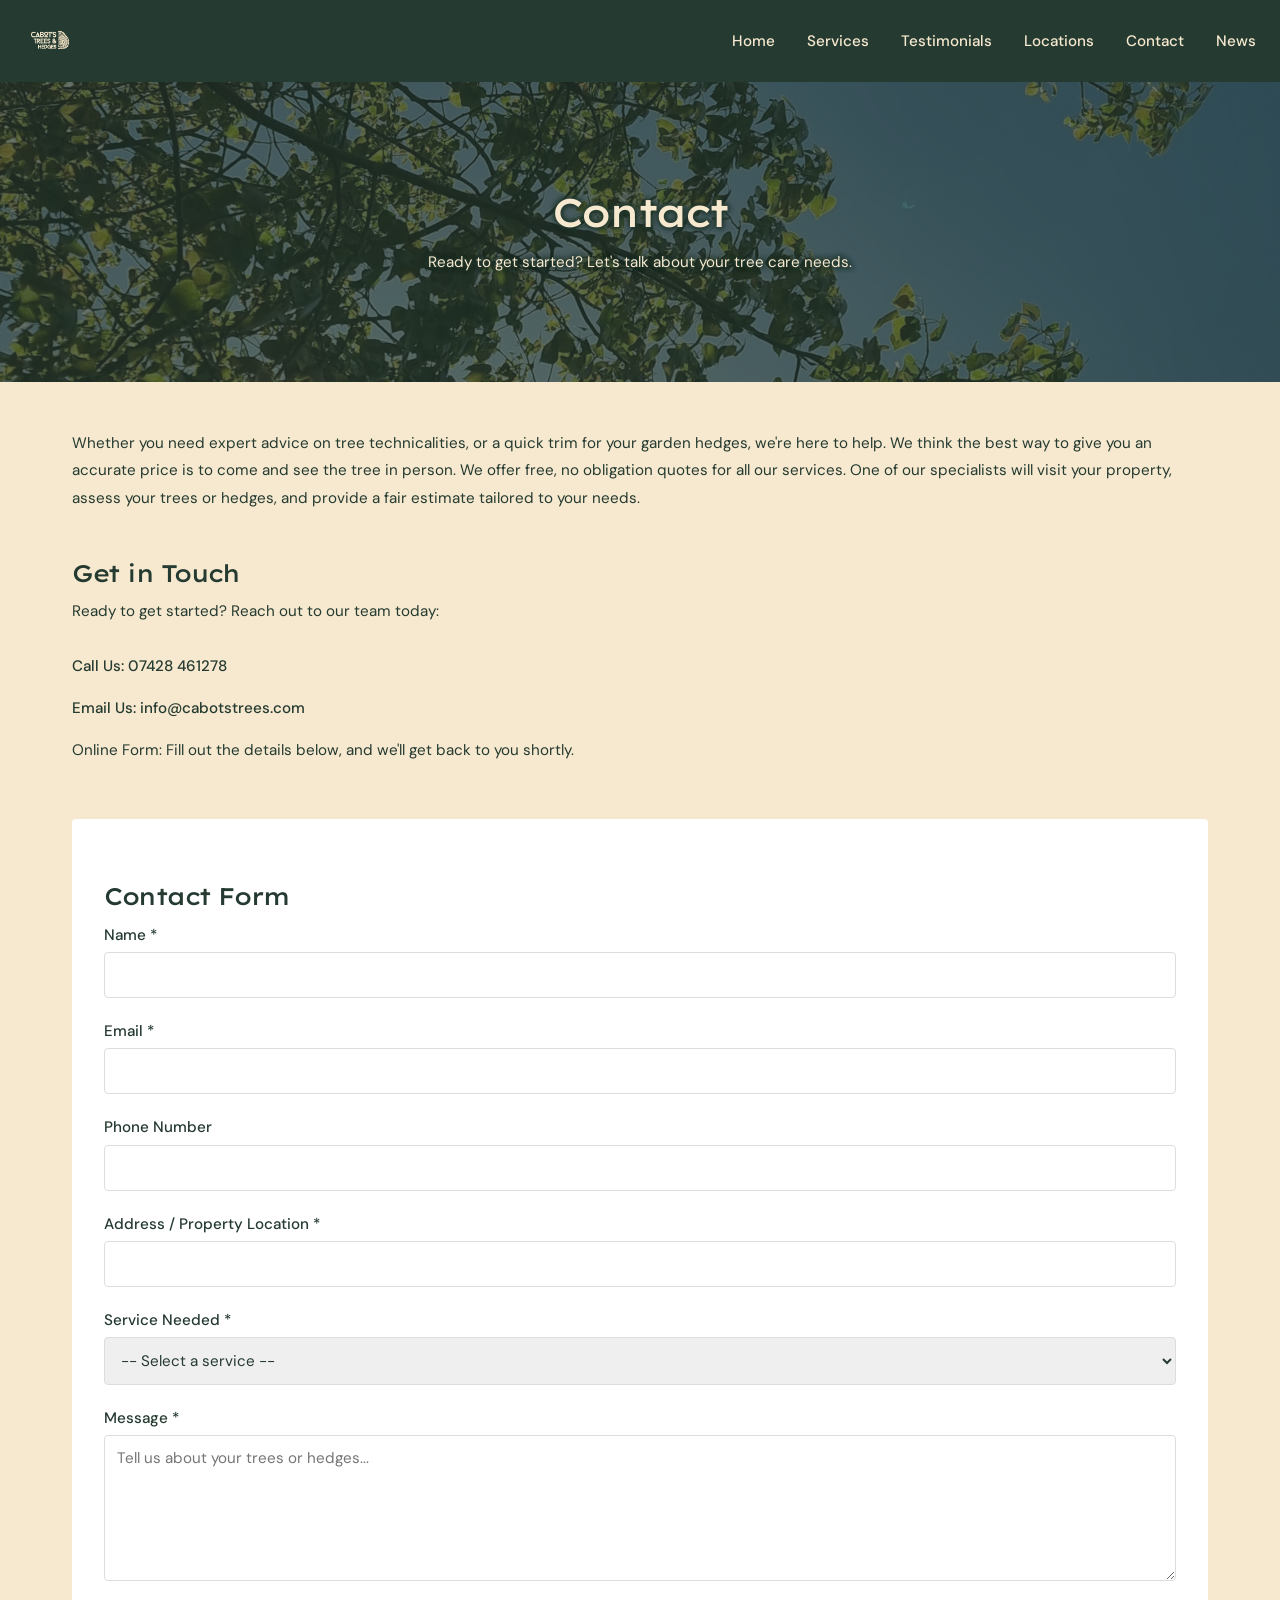
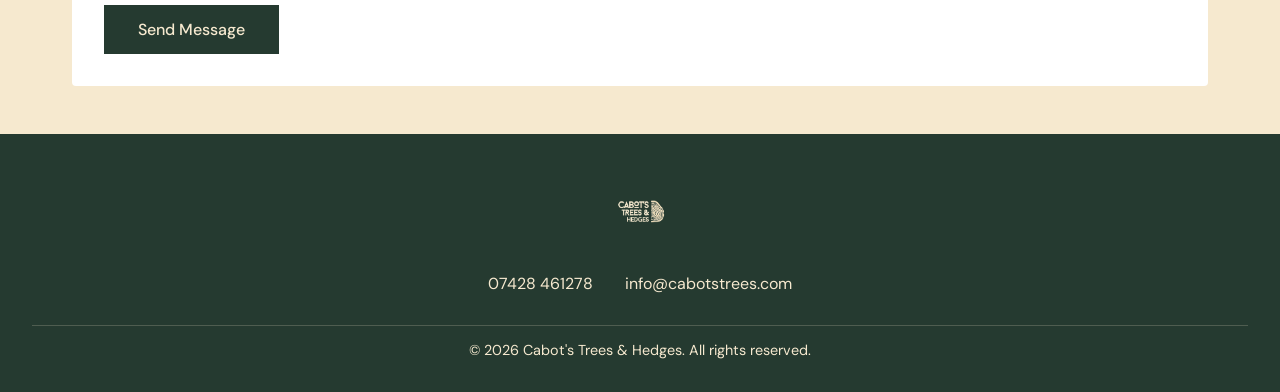
<file: contact.html>
<!DOCTYPE html>
<html lang="en">
<head>
    <meta charset="UTF-8">
    <meta name="viewport" content="width=device-width, initial-scale=1.0">
    <title>Contact | Cabot's Trees & Hedges</title>
    <link rel="preconnect" href="https://fonts.googleapis.com">
    <link rel="preconnect" href="https://fonts.gstatic.com" crossorigin>
    <link href="https://fonts.googleapis.com/css2?family=DM+Sans:wght@400;500;700&family=Lexend+Exa&display=swap" rel="stylesheet">
    <link rel="stylesheet" href="css/style.css">
    <script src="https://identity.netlify.com/v1/netlify-identity-widget.js"></script>
</head>
<body>
    <!-- Navigation Bar -->
    <nav class="navbar navbar-light">
        <a href="index.html" class="nav-logo-small">
            <img src="uploads/logo.png" alt="Cabot's Trees" /loading="eager" /loading="eager" />
        </a>
        <div class="burger-menu">
            <span></span>
            <span></span>
            <span></span>
        </div>
        <ul class="nav-links">
            <li><a href="index.html">Home</a></li>
            <li><a href="services.html">Services</a></li>
            <li><a href="testimonials.html">Testimonials</a></li>
            <li><a href="locations.html">Locations</a></li>
            <li><a href="contact.html">Contact</a></li>
            <li><a href="#news">News</a></li>
        </ul>
    </nav>

    <!-- Contact Header with Background Image -->
    <section class="page-header" style="background-image: url('uploads/contact-banner.jpg');">
        <div class="page-header-content">
            <h1>Contact</h1>
            <p class="page-header-subtitle">Ready to get started? Let's talk about your tree care needs.</p>
        </div>
    </section>

    <!-- Contact Section -->
    <section class="contact-section">
        <div class="contact-container">
            
            <div class="contact-intro">
                <p>Whether you need expert advice on tree technicalities, or a quick trim for your garden hedges, we're here to help. We think the best way to give you an accurate price is to come and see the tree in person. We offer free, no obligation quotes for all our services. One of our specialists will visit your property, assess your trees or hedges, and provide a fair estimate tailored to your needs.</p>
            </div>

            <div class="contact-get-in-touch">
                <h2>Get in Touch</h2>
                <p>Ready to get started? Reach out to our team today:</p>
                
                <ul class="contact-methods">
                    <li><a href="tel:07428461278">Call Us: 07428 461278</a></li>
                    <li><a href="mailto:info@cabotstrees.com">Email Us: info@cabotstrees.com</a></li>
                    <li>Online Form: Fill out the details below, and we'll get back to you shortly.</li>
                </ul>
            </div>

            <div class="contact-form-section">
                <h2>Contact Form</h2>
                <form name="contact" method="POST" netlify>
                    <div class="form-group">
                        <label for="name">Name *</label>
                        <input type="text" id="name" name="name" required />
                    </div>

                    <div class="form-group">
                        <label for="email">Email *</label>
                        <input type="email" id="email" name="email" required />
                    </div>

                    <div class="form-group">
                        <label for="phone">Phone Number</label>
                        <input type="tel" id="phone" name="phone" />
                    </div>

                    <div class="form-group">
                        <label for="address">Address / Property Location *</label>
                        <input type="text" id="address" name="address" required />
                    </div>

                    <div class="form-group">
                        <label for="service">Service Needed *</label>
                        <select id="service" name="service" required>
                            <option value="">-- Select a service --</option>
                            <option value="tree-felling">Tree Felling</option>
                            <option value="tree-pruning">Tree Pruning</option>
                            <option value="hedge-trimming">Hedge Trimming</option>
                            <option value="stump-removal">Stump Removal</option>
                            <option value="tree-health">Tree Health Advice</option>
                            <option value="other">Other</option>
                        </select>
                    </div>

                    <div class="form-group">
                        <label for="message">Message *</label>
                        <textarea id="message" name="message" rows="6" required placeholder="Tell us about your trees or hedges..."></textarea>
                    </div>

                    <button type="submit" class="form-submit-btn">Send Message</button>
                </form>

                <div class="thank-you-message">
                    <p>Thank you, someone from Cabot's trees will be in touch shortly. For urgent enquiries please call <a href="tel:07428461278">07428 461278</a>.</p>
                </div>
            </div>
        </div>
    </section>

    <!-- Footer -->
    <footer class="footer">
        <div class="footer-container">
            <div class="footer-logo">
                <a href="index.html">
                    <img src="uploads/logo.png" alt="Cabot's Trees" /loading="eager" /loading="eager" />
                </a>
            </div>
            <div class="footer-contact">
                <p><a href="tel:07428461278">07428 461278</a></p>
                <p><a href="mailto:info@cabotstrees.com">info@cabotstrees.com</a></p>
            </div>
        </div>
        <div class="footer-bottom">
            <p>&copy; 2026 Cabot's Trees & Hedges. All rights reserved.</p>
        </div>
    </footer>

    <script>
        // Burger menu toggle
        const burgerMenu = document.querySelector('.burger-menu');
        const navLinks = document.querySelector('.nav-links');

        if (burgerMenu) {
            burgerMenu.addEventListener('click', function() {
                burgerMenu.classList.toggle('active');
                navLinks.classList.toggle('active');
            });

            document.querySelectorAll('.nav-links a').forEach(link => {
                link.addEventListener('click', function() {
                    burgerMenu.classList.remove('active');
                    navLinks.classList.remove('active');
                });
            });
        }

        document.querySelector('form[name="contact"]').addEventListener('submit', function() {
            setTimeout(function() {
                document.querySelector('.thank-you-message').style.display = 'block';
                document.querySelector('form[name="contact"]').style.display = 'none';
            }, 500);
        });

        if (window.netlifyIdentity) {
            window.netlifyIdentity.on("init", user => {
                if (!user) {
                    window.netlifyIdentity.on("login", () => {
                        document.location.href = "/admin/";
                    });
                }
            });
        }
    </script>
</body>
</html>
</file>
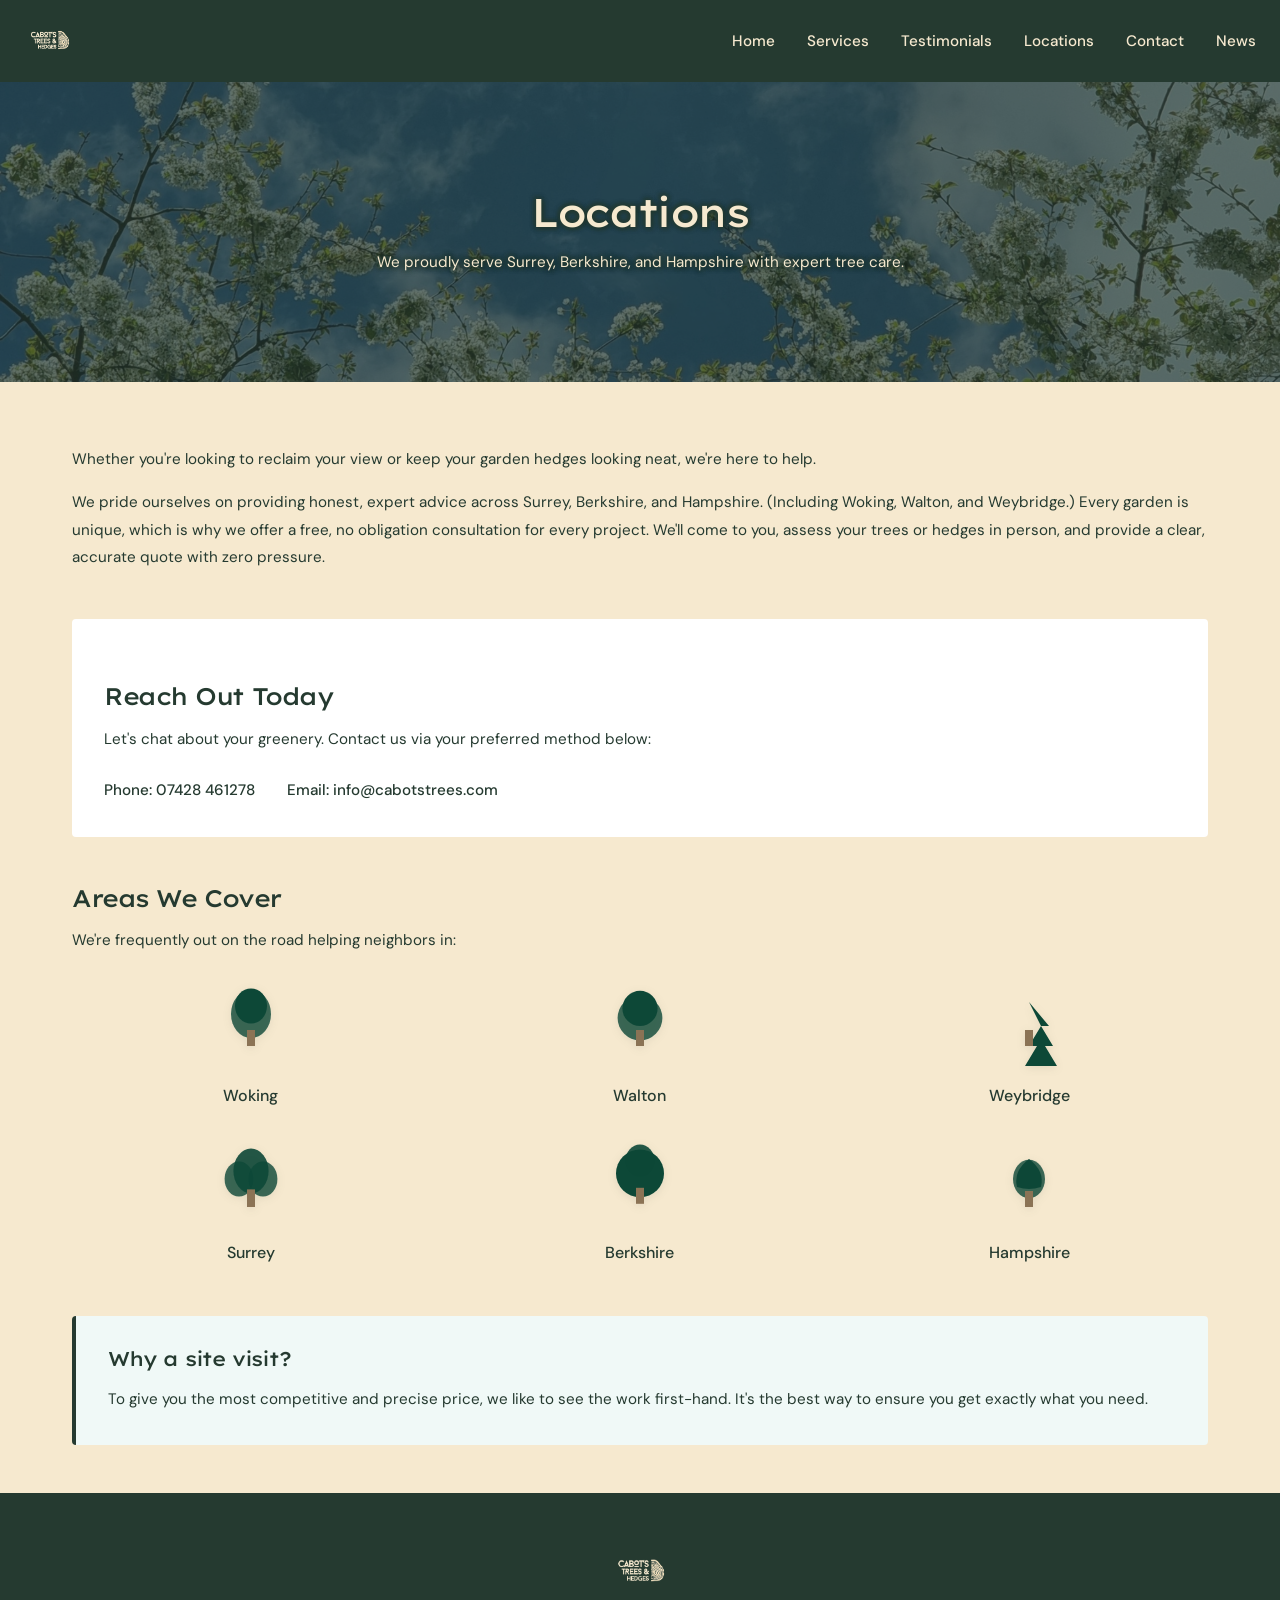
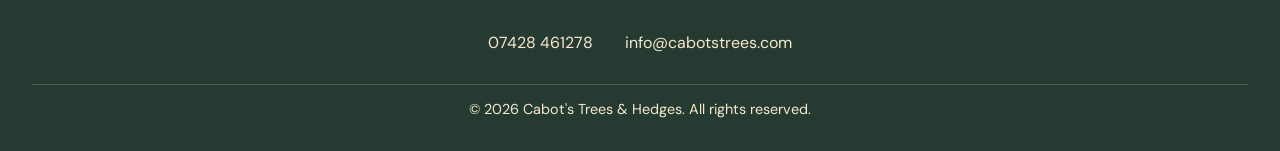
<file: locations.html>
<!DOCTYPE html>
<html lang="en">
<head>
    <meta charset="UTF-8">
    <meta name="viewport" content="width=device-width, initial-scale=1.0">
    <title>Locations | Cabot's Trees & Hedges</title>
    <link rel="preconnect" href="https://fonts.googleapis.com">
    <link rel="preconnect" href="https://fonts.gstatic.com" crossorigin>
    <link href="https://fonts.googleapis.com/css2?family=DM+Sans:wght@400;500;700&family=Lexend+Exa&display=swap" rel="stylesheet">
    <link rel="stylesheet" href="css/style.css">
    <script src="https://identity.netlify.com/v1/netlify-identity-widget.js"></script>
</head>
<body>
    <!-- Navigation Bar -->
    <nav class="navbar navbar-light">
        <a href="index.html" class="nav-logo-small">
            <img src="uploads/logo.png" alt="Cabot's Trees" /loading="eager" /loading="eager" />
        </a>
        <div class="burger-menu">
            <span></span>
            <span></span>
            <span></span>
        </div>
        <ul class="nav-links">
            <li><a href="index.html">Home</a></li>
            <li><a href="services.html">Services</a></li>
            <li><a href="testimonials.html">Testimonials</a></li>
            <li><a href="locations.html">Locations</a></li>
            <li><a href="contact.html">Contact</a></li>
            <li><a href="#news">News</a></li>
        </ul>
    </nav>

    <!-- Locations Header with Image and H1 -->
    <section class="page-header" style="background-image: url('uploads/locations-banner.jpg');">
        <div class="page-header-content">
            <h1>Locations</h1>
            <p class="page-header-subtitle">We proudly serve Surrey, Berkshire, and Hampshire with expert tree care.</p>
        </div>
    </section>

    <!-- Locations Section -->
    <section class="locations-section">
        <div class="locations-container">
            
            <div class="locations-intro">
                <p>Whether you're looking to reclaim your view or keep your garden hedges looking neat, we're here to help.</p>
                <p>We pride ourselves on providing honest, expert advice across Surrey, Berkshire, and Hampshire. (Including Woking, Walton, and Weybridge.) Every garden is unique, which is why we offer a free, no obligation consultation for every project. We'll come to you, assess your trees or hedges in person, and provide a clear, accurate quote with zero pressure.</p>
            </div>

            <div class="locations-reach-out">
                <h2>Reach Out Today</h2>
                <p>Let's chat about your greenery. Contact us via your preferred method below:</p>
                <div class="locations-contact-links">
                    <p><a href="tel:07428461278">Phone: 07428 461278</a></p>
                    <p><a href="mailto:info@cabotstrees.com">Email: info@cabotstrees.com</a></p>
                </div>
            </div>

            <div class="locations-areas">
                <h2>Areas We Cover</h2>
                <p>We're frequently out on the road helping neighbors in:</p>
                <div class="areas-grid">
                    <div class="area-item">
                        <svg class="area-tree" viewBox="0 0 100 100" xmlns="http://www.w3.org/2000/svg">
                            <ellipse cx="50" cy="35" rx="25" ry="30" fill="#0D4837" opacity="0.8"/>
                            <ellipse cx="50" cy="25" rx="20" ry="22" fill="#0D4837"/>
                            <rect x="45" y="55" width="10" height="20" fill="#8B7355"/>
                        </svg>
                        <p>Woking</p>
                    </div>
                    <div class="area-item">
                        <svg class="area-tree" viewBox="0 0 100 100" xmlns="http://www.w3.org/2000/svg">
                            <circle cx="50" cy="40" r="28" fill="#0D4837" opacity="0.8"/>
                            <circle cx="50" cy="28" r="22" fill="#0D4837"/>
                            <rect x="45" y="55" width="10" height="20" fill="#8B7355"/>
                        </svg>
                        <p>Walton</p>
                    </div>
                    <div class="area-item">
                        <svg class="area-tree" viewBox="0 0 100 100" xmlns="http://www.w3.org/2000/svg">
                            <polygon points="50,20 75,50 65,50 80,75 70,75 85,100 45,100 60,75 50,75 65,50" fill="#0D4837"/>
                            <rect x="45" y="55" width="10" height="20" fill="#8B7355"/>
                        </svg>
                        <p>Weybridge</p>
                    </div>
                    <div class="area-item">
                        <svg class="area-tree" viewBox="0 0 100 100" xmlns="http://www.w3.org/2000/svg">
                            <ellipse cx="50" cy="35" rx="22" ry="28" fill="#0D4837" opacity="0.9"/>
                            <ellipse cx="35" cy="45" rx="18" ry="22" fill="#0D4837" opacity="0.8"/>
                            <ellipse cx="65" cy="45" rx="18" ry="22" fill="#0D4837" opacity="0.8"/>
                            <rect x="45" y="58" width="10" height="22" fill="#8B7355"/>
                        </svg>
                        <p>Surrey</p>
                    </div>
                    <div class="area-item">
                        <svg class="area-tree" viewBox="0 0 100 100" xmlns="http://www.w3.org/2000/svg">
                            <circle cx="50" cy="38" r="30" fill="#0D4837"/>
                            <ellipse cx="50" cy="22" rx="18" ry="20" fill="#0D4837" opacity="0.9"/>
                            <rect x="45" y="56" width="10" height="20" fill="#8B7355"/>
                        </svg>
                        <p>Berkshire</p>
                    </div>
                    <div class="area-item">
                        <svg class="area-tree" viewBox="0 0 100 100" xmlns="http://www.w3.org/2000/svg">
                            <path d="M50,20 Q70,35 65,55 Q50,60 35,55 Q30,35 50,20" fill="#0D4837"/>
                            <ellipse cx="50" cy="45" rx="20" ry="24" fill="#0D4837" opacity="0.8"/>
                            <rect x="45" y="60" width="10" height="20" fill="#8B7355"/>
                        </svg>
                        <p>Hampshire</p>
                    </div>
                </div>
            </div>

            <div class="locations-info-box">
                <h3>Why a site visit?</h3>
                <p>To give you the most competitive and precise price, we like to see the work first-hand. It's the best way to ensure you get exactly what you need.</p>
            </div>
        </div>
    </section>

    <!-- Footer -->
    <footer class="footer">
        <div class="footer-container">
            <div class="footer-logo">
                <a href="index.html">
                    <img src="uploads/logo.png" alt="Cabot's Trees" /loading="eager" /loading="eager" />
                </a>
            </div>
            <div class="footer-contact">
                <p><a href="tel:07428461278">07428 461278</a></p>
                <p><a href="mailto:info@cabotstrees.com">info@cabotstrees.com</a></p>
            </div>
        </div>
        <div class="footer-bottom">
            <p>&copy; 2026 Cabot's Trees & Hedges. All rights reserved.</p>
        </div>
    </footer>

    <script>
        // Burger menu toggle
        const burgerMenu = document.querySelector('.burger-menu');
        const navLinks = document.querySelector('.nav-links');

        if (burgerMenu) {
            burgerMenu.addEventListener('click', function() {
                burgerMenu.classList.toggle('active');
                navLinks.classList.toggle('active');
            });

            document.querySelectorAll('.nav-links a').forEach(link => {
                link.addEventListener('click', function() {
                    burgerMenu.classList.remove('active');
                    navLinks.classList.remove('active');
                });
            });
        }

        if (window.netlifyIdentity) {
            window.netlifyIdentity.on("init", user => {
                if (!user) {
                    window.netlifyIdentity.on("login", () => {
                        document.location.href = "/admin/";
                    });
                }
            });
        }
    </script>
</body>
</html>
</file>
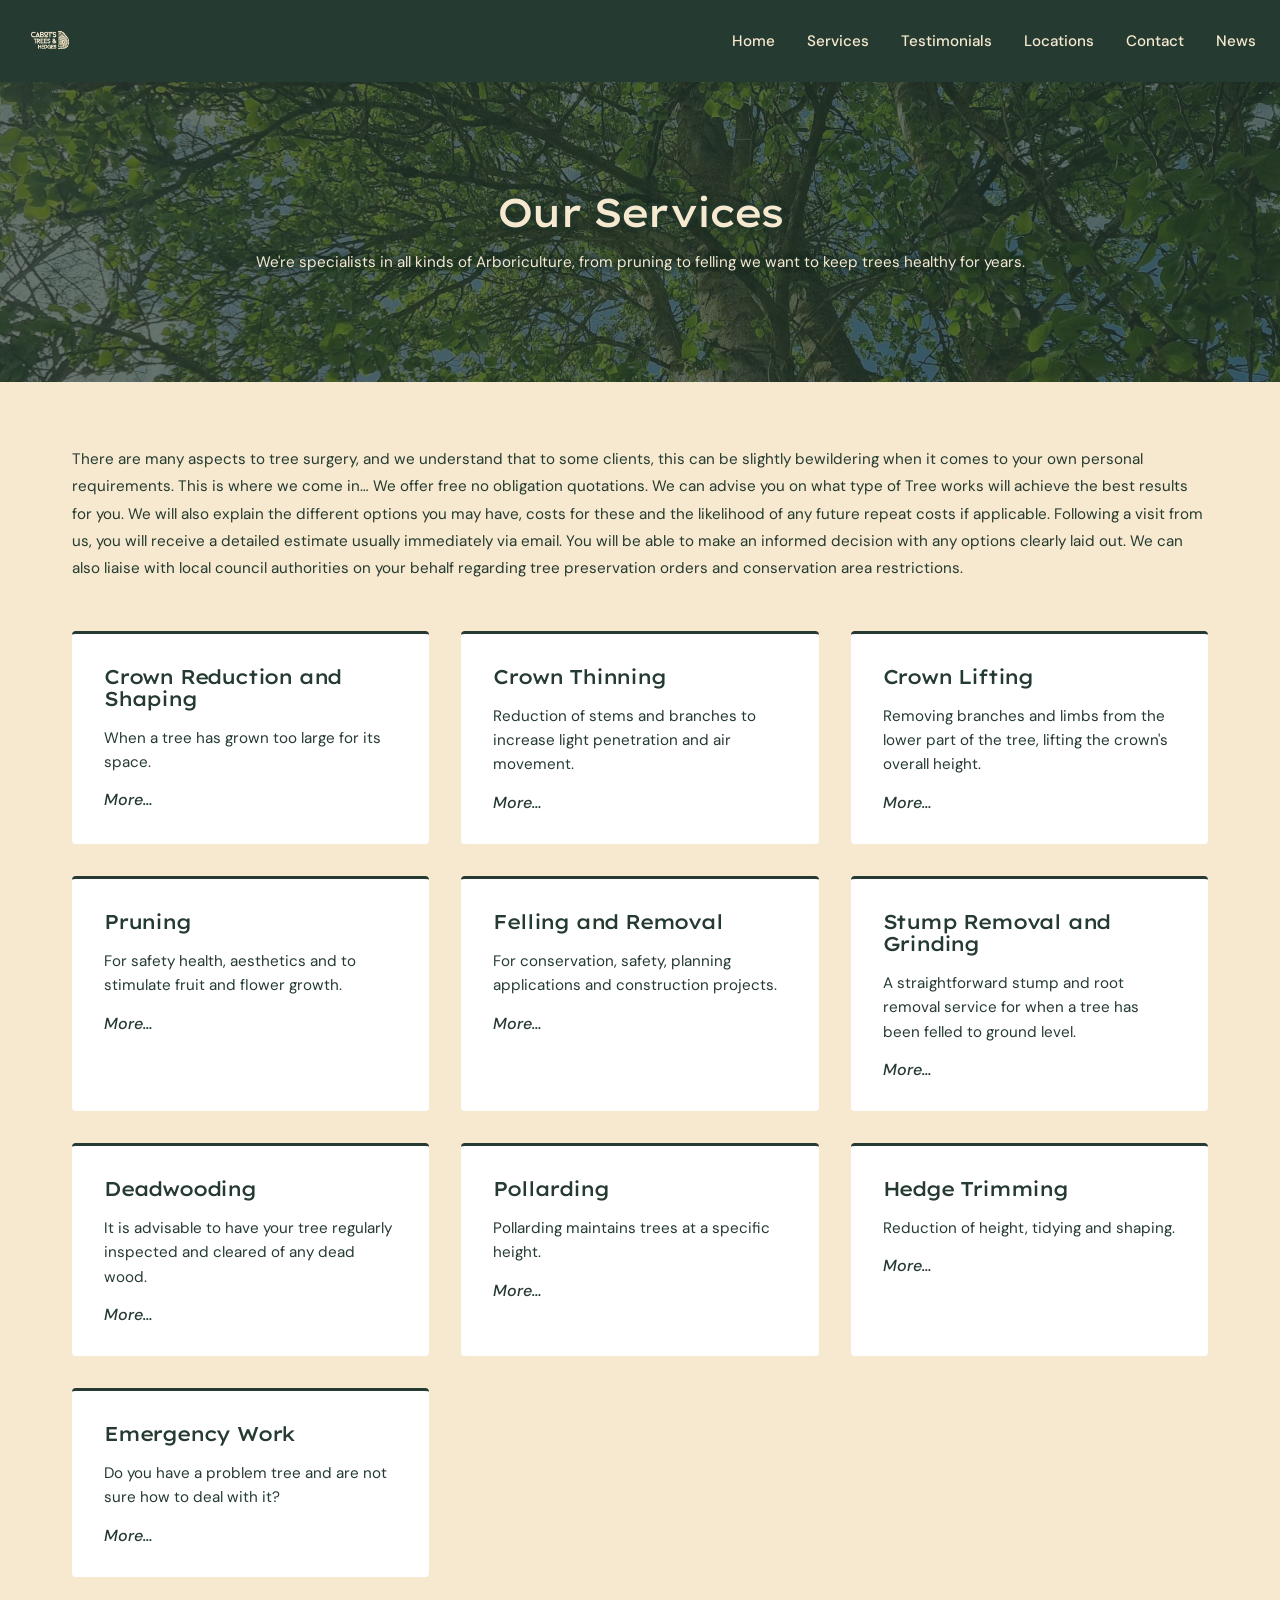
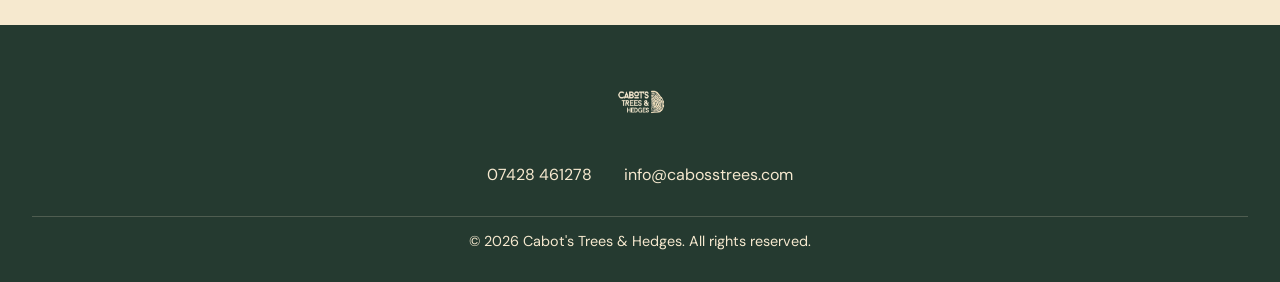
<file: services.html>
<!DOCTYPE html>
<html lang="en">
<head>
    <meta charset="UTF-8">
    <meta name="viewport" content="width=device-width, initial-scale=1.0">
    <title>Services | Cabot's Trees & Hedges</title>
    <link rel="preconnect" href="https://fonts.googleapis.com">
    <link rel="preconnect" href="https://fonts.gstatic.com" crossorigin>
    <link href="https://fonts.googleapis.com/css2?family=DM+Sans:wght@400;500;700&family=Lexend+Exa&display=swap" rel="stylesheet">
    <link rel="stylesheet" href="css/style.css">
    <script src="https://identity.netlify.com/v1/netlify-identity-widget.js"></script>
</head>
<body>
    <!-- Navigation Bar -->
    <nav class="navbar navbar-light">
        <a href="index.html" class="nav-logo-small">
            <img src="uploads/logo.png" alt="Cabot's Trees" /loading="eager" /loading="eager" />
        </a>
        <div class="burger-menu">
            <span></span>
            <span></span>
            <span></span>
        </div>
        <ul class="nav-links">
            <li><a href="index.html">Home</a></li>
            <li><a href="services.html">Services</a></li>
            <li><a href="testimonials.html">Testimonials</a></li>
            <li><a href="locations.html">Locations</a></li>
            <li><a href="contact.html">Contact</a></li>
            <li><a href="#news">News</a></li>
        </ul>
    </nav>

    <!-- Services Header with Background Image -->
    <section class="page-header" style="background-image: url('uploads/services-banner.jpg');">
        <div class="page-header-content">
            <h1>Our Services</h1>
            <p class="page-header-subtitle">We're specialists in all kinds of Arboriculture, from pruning to felling we want to keep trees healthy for years.</p>
        </div>
    </section>

    <!-- Services Section -->
    <section class="services-section">
        <div class="services-container">
            
            <div class="services-intro">
                <p>There are many aspects to tree surgery, and we understand that to some clients, this can be slightly bewildering when it comes to your own personal requirements. This is where we come in… We offer free no obligation quotations. We can advise you on what type of Tree works will achieve the best results for you. We will also explain the different options you may have, costs for these and the likelihood of any future repeat costs if applicable. Following a visit from us, you will receive a detailed estimate usually immediately via email. You will be able to make an informed decision with any options clearly laid out. We can also liaise with local council authorities on your behalf regarding tree preservation orders and conservation area restrictions.</p>
            </div>

            <div class="services-grid">
                <div class="service-card">
                    <h2><a href="service-crown-reduction.html">Crown Reduction and Shaping</a></h2>
                    <p>When a tree has grown too large for its space.</p>
                    <a href="service-crown-reduction.html" class="more-link">More…</a>
                </div>

                <div class="service-card">
                    <h2><a href="service-crown-thinning.html">Crown Thinning</a></h2>
                    <p>Reduction of stems and branches to increase light penetration and air movement.</p>
                    <a href="service-crown-thinning.html" class="more-link">More…</a>
                </div>

                <div class="service-card">
                    <h2><a href="service-crown-lifting.html">Crown Lifting</a></h2>
                    <p>Removing branches and limbs from the lower part of the tree, lifting the crown's overall height.</p>
                    <a href="service-crown-lifting.html" class="more-link">More…</a>
                </div>

                <div class="service-card">
                    <h2><a href="service-tree-pruning.html">Pruning</a></h2>
                    <p>For safety health, aesthetics and to stimulate fruit and flower growth.</p>
                    <a href="service-tree-pruning.html" class="more-link">More…</a>
                </div>

                <div class="service-card">
                    <h2><a href="service-tree-felling.html">Felling and Removal</a></h2>
                    <p>For conservation, safety, planning applications and construction projects.</p>
                    <a href="service-tree-felling.html" class="more-link">More…</a>
                </div>

                <div class="service-card">
                    <h2><a href="service-stump-removal.html">Stump Removal and Grinding</a></h2>
                    <p>A straightforward stump and root removal service for when a tree has been felled to ground level.</p>
                    <a href="service-stump-removal.html" class="more-link">More…</a>
                </div>

                <div class="service-card">
                    <h2><a href="service-deadwooding.html">Deadwooding</a></h2>
                    <p>It is advisable to have your tree regularly inspected and cleared of any dead wood.</p>
                    <a href="service-deadwooding.html" class="more-link">More…</a>
                </div>

                <div class="service-card">
                    <h2><a href="service-pollarding.html">Pollarding</a></h2>
                    <p>Pollarding maintains trees at a specific height.</p>
                    <a href="service-pollarding.html" class="more-link">More…</a>
                </div>

                <div class="service-card">
                    <h2><a href="service-hedge-trimming.html">Hedge Trimming</a></h2>
                    <p>Reduction of height, tidying and shaping.</p>
                    <a href="service-hedge-trimming.html" class="more-link">More…</a>
                </div>

                <div class="service-card">
                    <h2><a href="service-emergency-work.html">Emergency Work</a></h2>
                    <p>Do you have a problem tree and are not sure how to deal with it?</p>
                    <a href="service-emergency-work.html" class="more-link">More…</a>
                </div>
            </div>
        </div>
    </section>

    <!-- Footer -->
    <footer class="footer">
        <div class="footer-container">
            <div class="footer-logo">
                <a href="index.html">
                    <img src="uploads/logo.png" alt="Cabot's Trees" /loading="eager" /loading="eager" />
                </a>
            </div>
            <div class="footer-contact">
                <p><a href="tel:07428461278">07428 461278</a></p>
                <p><a href="mailto:info@cabotstrees.com">info@cabosstrees.com</a></p>
            </div>
        </div>
        <div class="footer-bottom">
            <p>&copy; 2026 Cabot's Trees & Hedges. All rights reserved.</p>
        </div>
    </footer>

    <script>
        // Burger menu toggle
        const burgerMenu = document.querySelector('.burger-menu');
        const navLinks = document.querySelector('.nav-links');

        if (burgerMenu) {
            burgerMenu.addEventListener('click', function() {
                burgerMenu.classList.toggle('active');
                navLinks.classList.toggle('active');
            });

            document.querySelectorAll('.nav-links a').forEach(link => {
                link.addEventListener('click', function() {
                    burgerMenu.classList.remove('active');
                    navLinks.classList.remove('active');
                });
            });
        }

        if (window.netlifyIdentity) {
            window.netlifyIdentity.on("init", user => {
                if (!user) {
                    window.netlifyIdentity.on("login", () => {
                        document.location.href = "/admin/";
                    });
                }
            });
        }
    </script>
</body>
</html>
</file>
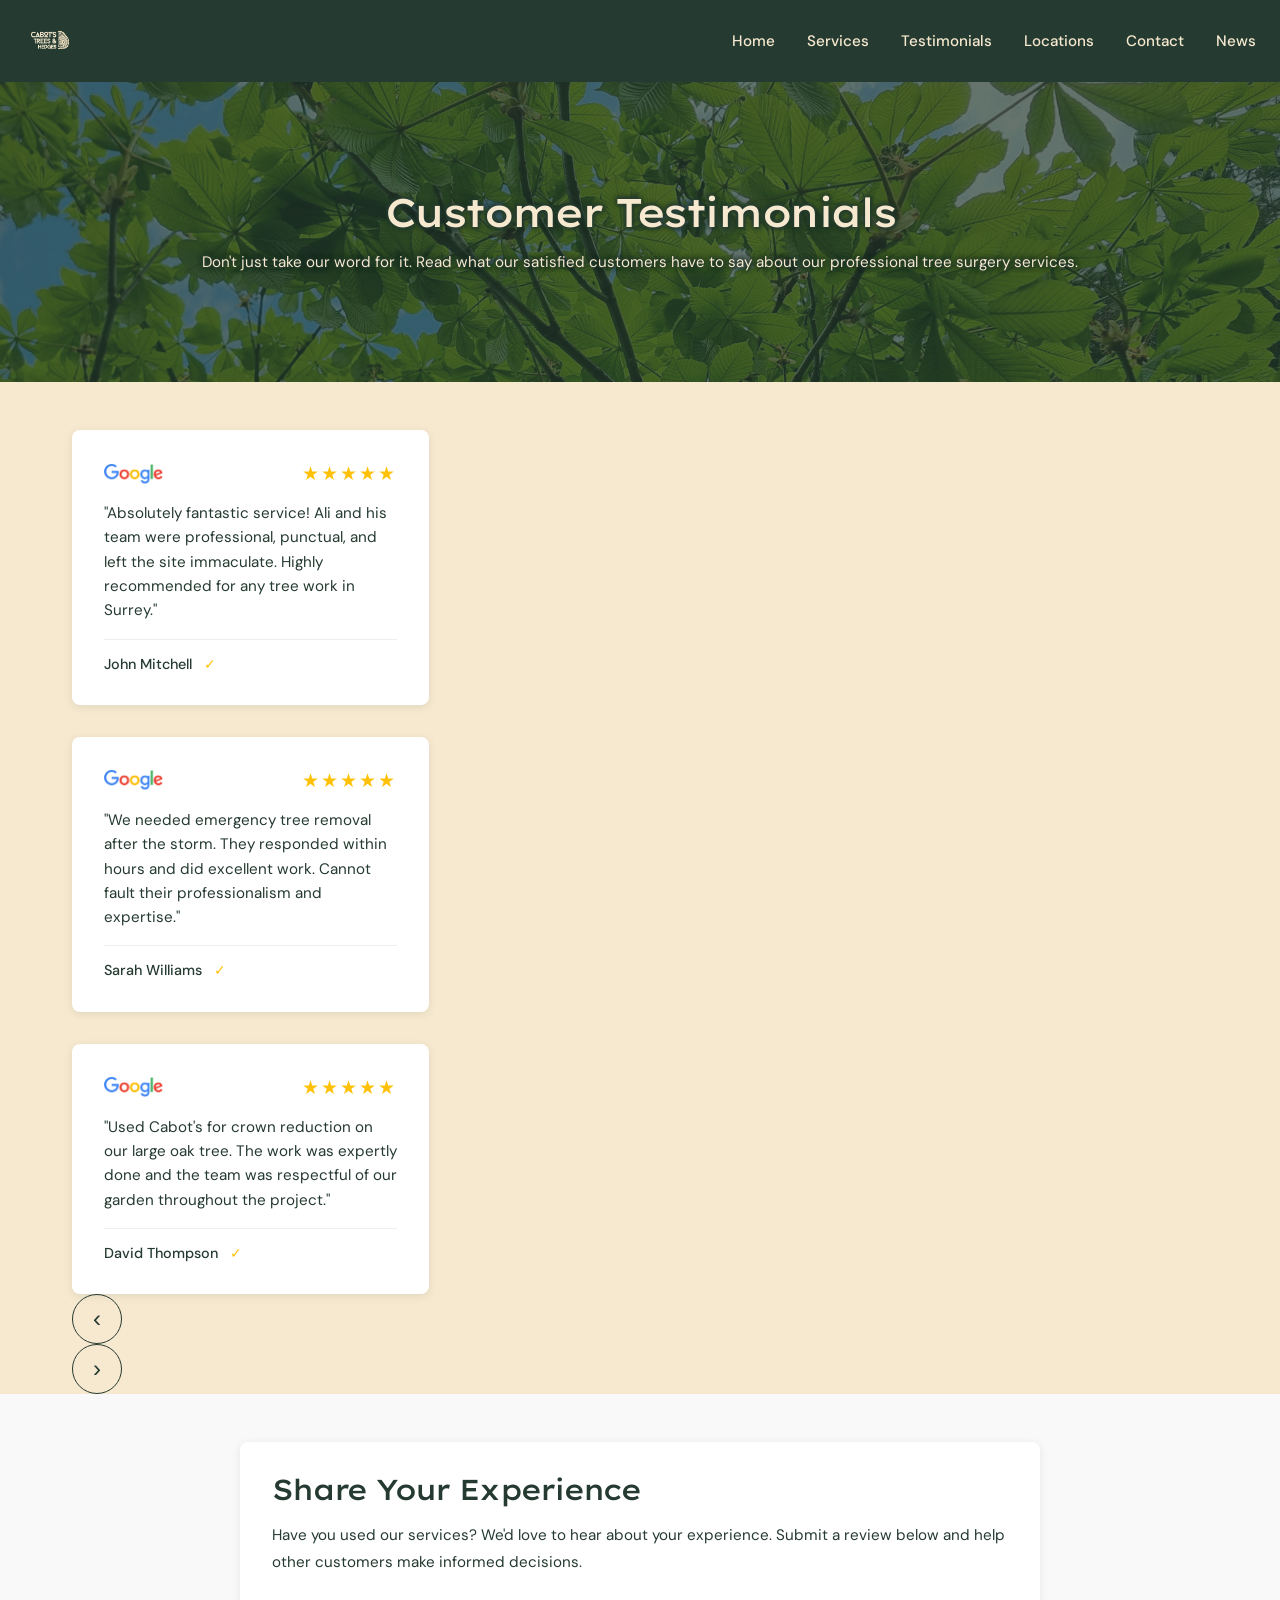
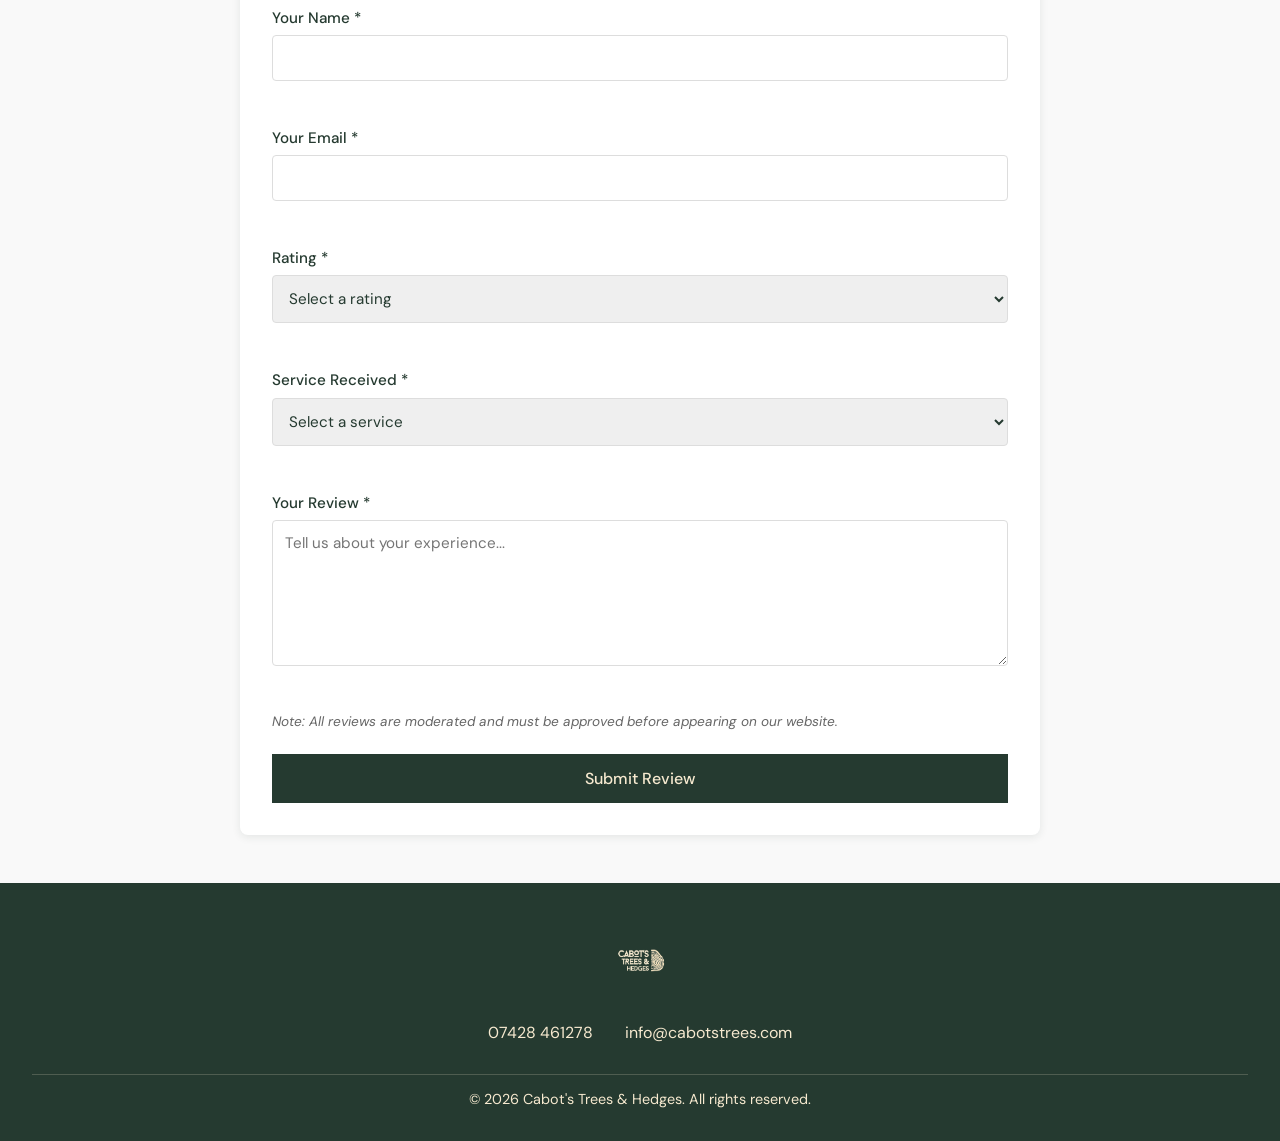
<file: testimonials.html>
<!DOCTYPE html>
<html lang="en">
<head>
    <meta charset="UTF-8">
    <meta name="viewport" content="width=device-width, initial-scale=1.0">
    <title>Testimonials | Cabot's Trees & Hedges</title>
    <link rel="preconnect" href="https://fonts.googleapis.com">
    <link rel="preconnect" href="https://fonts.gstatic.com" crossorigin>
    <link href="https://fonts.googleapis.com/css2?family=DM+Sans:wght@400;500;700&family=Lexend+Exa&display=swap" rel="stylesheet">
    <link rel="stylesheet" href="css/style.css">
    <script src="https://identity.netlify.com/v1/netlify-identity-widget.js"></script>
</head>
<body>
    <!-- Navigation Bar -->
    <nav class="navbar navbar-light">
        <a href="index.html" class="nav-logo-small">
            <img src="uploads/logo.png" alt="Cabot's Trees" /loading="eager" /loading="eager" />
        </a>
        <div class="burger-menu">
            <span></span>
            <span></span>
            <span></span>
        </div>
        <ul class="nav-links">
            <li><a href="index.html">Home</a></li>
            <li><a href="services.html">Services</a></li>
            <li><a href="testimonials.html">Testimonials</a></li>
            <li><a href="locations.html">Locations</a></li>
            <li><a href="contact.html">Contact</a></li>
            <li><a href="#news">News</a></li>
        </ul>
    </nav>

    <!-- Testimonials Header with Background Image -->
    <section class="page-header" style="background-image: url('uploads/testimonials-banner.jpg');">
        <div class="page-header-content">
            <h1>Customer Testimonials</h1>
            <p class="page-header-subtitle">Don't just take our word for it. Read what our satisfied customers have to say about our professional tree surgery services.</p>
        </div>
    </section>

    <!-- Testimonials Section -->
    <section class="testimonials-section">
        <div class="testimonials-container">

            <!-- Reviews Carousel -->
            <div class="reviews-carousel-wrapper">
                <div class="reviews-carousel">
                    <!-- Carousel Item 1 -->
                    <div class="reviews-slide">
                        <!-- Review 1 -->
                        <div class="review-card">
                            <div class="review-header">
                                <img src="uploads/google-logo.png" alt="Google" class="google-logo"loading="lazy" />
                                <div class="review-stars">★★★★★</div>
                            </div>
                            <p class="review-text">"Absolutely fantastic service! Ali and his team were professional, punctual, and left the site immaculate. Highly recommended for any tree work in Surrey."</p>
                            <div class="review-footer">
                                <p class="reviewer-name">John Mitchell <span class="verified-tick">✓</span></p>
                            </div>
                        </div>

                        <!-- Review 2 -->
                        <div class="review-card">
                            <div class="review-header">
                                <img src="uploads/google-logo.png" alt="Google" class="google-logo"loading="lazy" />
                                <div class="review-stars">★★★★★</div>
                            </div>
                            <p class="review-text">"We needed emergency tree removal after the storm. They responded within hours and did excellent work. Cannot fault their professionalism and expertise."</p>
                            <div class="review-footer">
                                <p class="reviewer-name">Sarah Williams <span class="verified-tick">✓</span></p>
                            </div>
                        </div>

                        <!-- Review 3 -->
                        <div class="review-card">
                            <div class="review-header">
                                <img src="uploads/google-logo.png" alt="Google" class="google-logo"loading="lazy" />
                                <div class="review-stars">★★★★★</div>
                            </div>
                            <p class="review-text">"Used Cabot's for crown reduction on our large oak tree. The work was expertly done and the team was respectful of our garden throughout the project."</p>
                            <div class="review-footer">
                                <p class="reviewer-name">David Thompson <span class="verified-tick">✓</span></p>
                            </div>
                        </div>
                    </div>

                    <!-- Carousel Item 2 -->
                    <div class="reviews-slide" style="display: none;">
                        <!-- Review 4 -->
                        <div class="review-card">
                            <div class="review-header">
                                <img src="uploads/google-logo.png" alt="Google" class="google-logo"loading="lazy" />
                                <div class="review-stars">★★★★★</div>
                            </div>
                            <p class="review-text">"Best decision we made to get our overgrown hedges trimmed. The results exceeded our expectations and they left everything spotless."</p>
                            <div class="review-footer">
                                <p class="reviewer-name">Emma Davies <span class="verified-tick">✓</span></p>
                            </div>
                        </div>

                        <!-- Review 5 -->
                        <div class="review-card">
                            <div class="review-header">
                                <img src="uploads/google-logo.png" alt="Google" class="google-logo"loading="lazy" />
                                <div class="review-stars">★★★★★</div>
                            </div>
                            <p class="review-text">"Cabot's Trees provided excellent arboricultural consultancy for our property development. Very knowledgeable and competitive pricing."</p>
                            <div class="review-footer">
                                <p class="reviewer-name">Michael Chen <span class="verified-tick">✓</span></p>
                            </div>
                        </div>

                        <!-- Review 6 -->
                        <div class="review-card">
                            <div class="review-header">
                                <img src="uploads/google-logo.png" alt="Google" class="google-logo"loading="lazy" />
                                <div class="review-stars">★★★★★</div>
                            </div>
                            <p class="review-text">"Professional, reliable and incredibly thorough. We've used them multiple times and they never disappoint. Highest recommendation!"</p>
                            <div class="review-footer">
                                <p class="reviewer-name">Patricia Brown <span class="verified-tick">✓</span></p>
                            </div>
                        </div>
                    </div>
                </div>

                <!-- Carousel Controls -->
                <button class="carousel-btn prev-btn" aria-label="Previous reviews">‹</button>
                <button class="carousel-btn next-btn" aria-label="Next reviews">›</button>
            </div>
        </div>
    </section>

    <!-- Review Submission Form -->
    <section class="review-submission-section">
        <div class="review-submission-container">
            <h2>Share Your Experience</h2>
            <p>Have you used our services? We'd love to hear about your experience. Submit a review below and help other customers make informed decisions.</p>

            <form name="review-submission" method="POST" netlify class="review-form">
                <div class="form-group">
                    <label for="reviewer-name">Your Name *</label>
                    <input type="text" id="reviewer-name" name="reviewer-name" required>
                </div>

                <div class="form-group">
                    <label for="reviewer-email">Your Email *</label>
                    <input type="email" id="reviewer-email" name="reviewer-email" required>
                </div>

                <div class="form-group">
                    <label for="reviewer-rating">Rating *</label>
                    <select id="reviewer-rating" name="reviewer-rating" required>
                        <option value="">Select a rating</option>
                        <option value="5">★★★★★ Excellent</option>
                        <option value="4">★★★★ Very Good</option>
                        <option value="3">★★★ Good</option>
                        <option value="2">★★ Fair</option>
                        <option value="1">★ Poor</option>
                    </select>
                </div>

                <div class="form-group">
                    <label for="reviewer-service">Service Received *</label>
                    <select id="reviewer-service" name="reviewer-service" required>
                        <option value="">Select a service</option>
                        <option value="tree-maintenance">Tree Maintenance</option>
                        <option value="tree-felling">Tree Felling</option>
                        <option value="hedge-care">Hedge & Shrub Care</option>
                        <option value="consultancy">Arboricultural Consultancy</option>
                        <option value="emergency">Emergency Tree Work</option>
                        <option value="other">Other</option>
                    </select>
                </div>

                <div class="form-group">
                    <label for="reviewer-text">Your Review *</label>
                    <textarea id="reviewer-text" name="reviewer-text" rows="6" required placeholder="Tell us about your experience..."></textarea>
                </div>

                <p class="form-note">Note: All reviews are moderated and must be approved before appearing on our website.</p>

                <button type="submit" class="form-submit-btn">Submit Review</button>
            </form>

            <div class="review-submitted-message" style="display: none;">
                <h3>Thank You!</h3>
                <p>Your review has been submitted and will appear on our website once it's been approved by our team. We appreciate your feedback!</p>
            </div>
        </div>
    </section>

    <!-- Footer -->
    <footer class="footer">
        <div class="footer-container">
            <div class="footer-logo">
                <a href="index.html">
                    <img src="uploads/logo.png" alt="Cabot's Trees" /loading="eager" /loading="eager" />
                </a>
            </div>
            <div class="footer-contact">
                <p><a href="tel:07428461278">07428 461278</a></p>
                <p><a href="mailto:info@cabotstrees.com">info@cabotstrees.com</a></p>
            </div>
        </div>
        <div class="footer-bottom">
            <p>&copy; 2026 Cabot's Trees & Hedges. All rights reserved.</p>
        </div>
    </footer>

    <script>
        // Burger menu toggle
        const burgerMenu = document.querySelector('.burger-menu');
        const navLinks = document.querySelector('.nav-links');

        if (burgerMenu) {
            burgerMenu.addEventListener('click', function() {
                burgerMenu.classList.toggle('active');
                navLinks.classList.toggle('active');
            });

            document.querySelectorAll('.nav-links a').forEach(link => {
                link.addEventListener('click', function() {
                    burgerMenu.classList.remove('active');
                    navLinks.classList.remove('active');
                });
            });
        }

        // Review Carousel
        let currentSlide = 0;
        const slides = document.querySelectorAll('.reviews-slide');
        const totalSlides = slides.length;

        function showSlide(n) {
            slides.forEach(slide => slide.style.display = 'none');
            slides[currentSlide].style.display = 'grid';
        }

        document.querySelector('.next-btn').addEventListener('click', function() {
            currentSlide = (currentSlide + 1) % totalSlides;
            showSlide(currentSlide);
        });

        document.querySelector('.prev-btn').addEventListener('click', function() {
            currentSlide = (currentSlide - 1 + totalSlides) % totalSlides;
            showSlide(currentSlide);
        });

        showSlide(currentSlide);

        // Review Form Submission
        const reviewForm = document.querySelector('form[name="review-submission"]');
        if (reviewForm) {
            reviewForm.addEventListener('submit', function(e) {
                setTimeout(function() {
                    reviewForm.style.display = 'none';
                    document.querySelector('.review-submitted-message').style.display = 'block';
                }, 500);
            });
        }

        if (window.netlifyIdentity) {
            window.netlifyIdentity.on("init", user => {
                if (!user) {
                    window.netlifyIdentity.on("login", () => {
                        document.location.href = "/admin/";
                    });
                }
            });
        }
    </script>
</body>
</html>
</file>
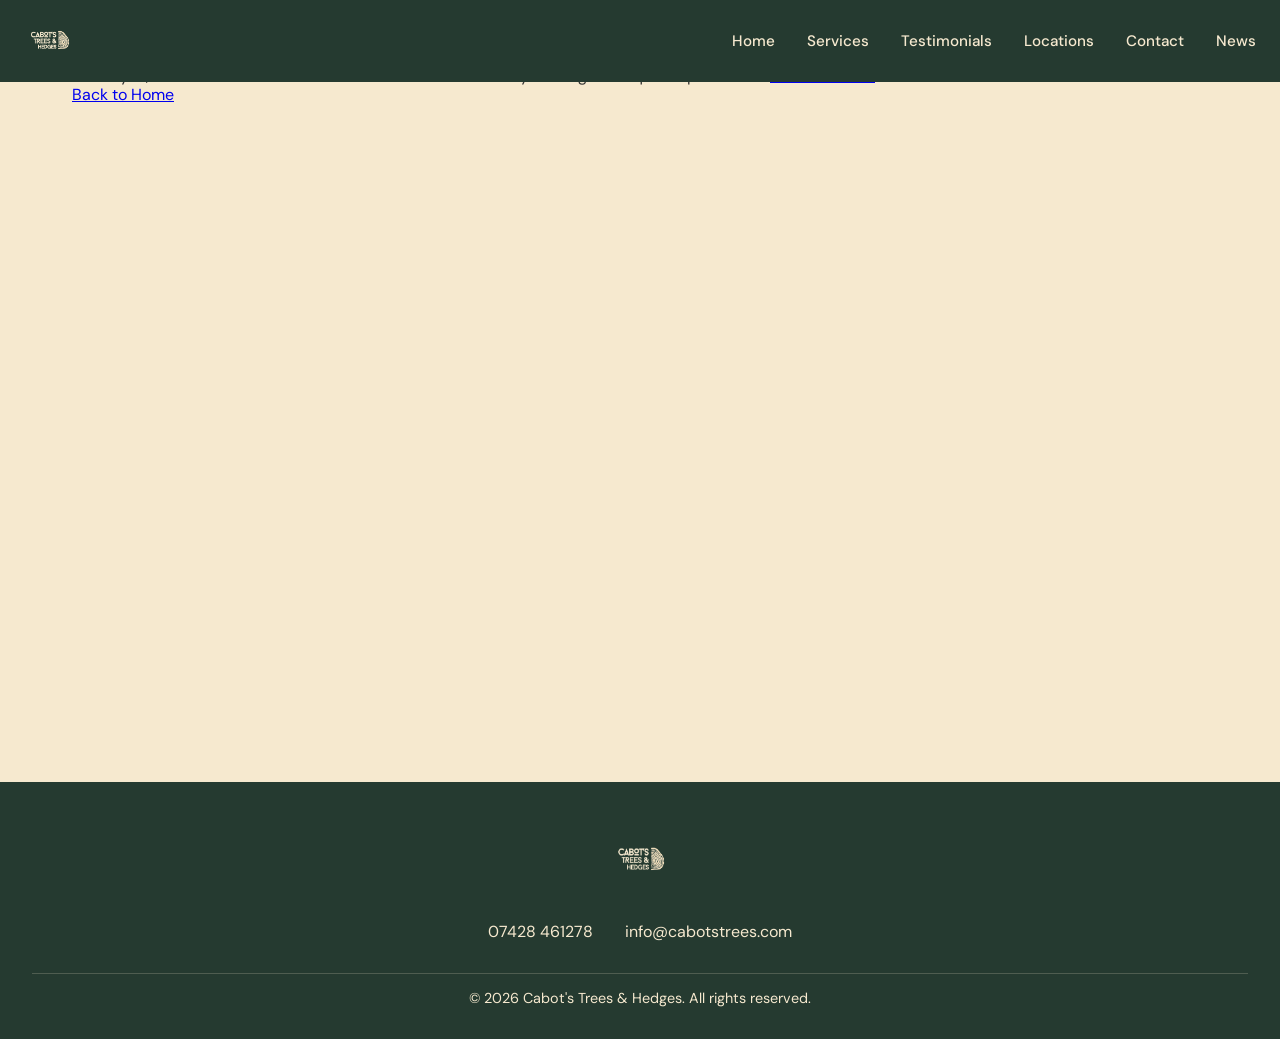
<file: thank-you.html>
<!DOCTYPE html>
<html lang="en">
<head>
    <meta charset="UTF-8">
    <meta name="viewport" content="width=device-width, initial-scale=1.0">
    <title>Thank You | Cabot's Trees & Hedges</title>
    <link rel="preconnect" href="https://fonts.googleapis.com">
    <link rel="preconnect" href="https://fonts.gstatic.com" crossorigin>
    <link href="https://fonts.googleapis.com/css2?family=DM+Sans:wght@400;500;700&family=Lexend+Exa&display=swap" rel="stylesheet">
    <link rel="stylesheet" href="css/style.css">
    <script src="https://identity.netlify.com/v1/netlify-identity-widget.js"></script>
</head>
<body>
    <!-- Navigation Bar -->
    <nav class="navbar navbar-light">
        <a href="index.html" class="nav-logo-small">
            <img src="uploads/logo.png" alt="Cabot's Trees" />
        </a>
        <div class="burger-menu">
            <span></span>
            <span></span>
            <span></span>
        </div>
        <ul class="nav-links">
            <li><a href="index.html">Home</a></li>
            <li><a href="services.html">Services</a></li>
            <li><a href="testimonials.html">Testimonials</a></li>
            <li><a href="locations.html">Locations</a></li>
            <li><a href="contact.html">Contact</a></li>
            <li><a href="#news">News</a></li>
        </ul>
    </nav>

    <!-- Thank You Section -->
    <section class="contact-section">
        <div class="contact-container">
            <div class="thank-you-page">
                <h1>Thank You</h1>
                <p>Thank you, someone from Cabot's trees will be in touch shortly. For urgent enquiries please call <a href="tel:07428461278">07428 461278</a>.</p>
                <a href="index.html" class="back-home-btn">Back to Home</a>
            </div>
        </div>
    </section>

    <!-- Footer -->
    <footer class="footer">
        <div class="footer-container">
            <div class="footer-logo">
                <img src="uploads/logo.png" alt="Cabot's Trees" />
            </div>
            <div class="footer-contact">
                <p><a href="tel:07428461278">07428 461278</a></p>
                <p><a href="mailto:info@cabotstrees.com">info@cabotstrees.com</a></p>
            </div>
        </div>
        <div class="footer-bottom">
            <p>&copy; 2026 Cabot's Trees & Hedges. All rights reserved.</p>
        </div>
    </footer>

    <script>
        // Burger menu toggle
        const burgerMenu = document.querySelector('.burger-menu');
        const navLinks = document.querySelector('.nav-links');

        if (burgerMenu) {
            burgerMenu.addEventListener('click', function() {
                burgerMenu.classList.toggle('active');
                navLinks.classList.toggle('active');
            });

            document.querySelectorAll('.nav-links a').forEach(link => {
                link.addEventListener('click', function() {
                    burgerMenu.classList.remove('active');
                    navLinks.classList.remove('active');
                });
            });
        }

        if (window.netlifyIdentity) {
            window.netlifyIdentity.on("init", user => {
                if (!user) {
                    window.netlifyIdentity.on("login", () => {
                        document.location.href = "/admin/";
                    });
                }
            });
        }
    </script>
</body>
</html>
</file>
<file: css/style.css>
* {
    margin: 0;
    padding: 0;
    box-sizing: border-box;
}

:root {
    --primary-green: #253a30;
    --cream: #f6e9cf;
    --overlay-opacity: 0.7;
}

body {
    font-family: 'DM Sans', -apple-system, BlinkMacSystemFont, 'Segoe UI', sans-serif;
    line-height: 1.2;
    color: #333;
}

/* Headers */
h1, h2, h3, h4, h5, h6 {
    font-family: 'Lexend Exa', sans-serif;
    line-height: 1.1;
    font-weight: 500;
    letter-spacing: -0.06em;
}

/* Hero Section */
.hero-section {
    position: relative;
    height: 55vh;
    overflow: hidden;
}

.carousel-container {
    position: absolute;
    top: 0;
    left: 0;
    width: 100%;
    height: 100%;
    z-index: 1;
}

.carousel-image {
    position: absolute;
    top: 0;
    left: 0;
    width: 100%;
    height: 100%;
    object-fit: cover;
    transition: opacity 0.8s ease-in-out;
}

/* Dark Green Overlay */
.hero-overlay {
    position: absolute;
    top: 0;
    left: 0;
    width: 100%;
    height: 100%;
    background-color: var(--primary-green);
    opacity: 0.7;
    z-index: 2;
}

/* ============================================
   NAVIGATION BAR - Professional Structure
   ============================================ */

.navbar, .navbar-light {
    background-color: var(--primary-green);
    padding: 1rem 1.5rem;
    display: flex;
    align-items: center;
    justify-content: space-between;
    position: sticky;
    top: 0;
    z-index: 100;
    width: 100%;
    box-sizing: border-box;
}

.navbar.hero-navbar {
    position: absolute;
    top: 0;
    left: 0;
    right: 0;
    background-color: transparent;
}

/* LOGO - Left side */
.nav-logo-small {
    width: 50px;
    height: 50px;
    flex-shrink: 0;
}

.nav-logo-small img {
    width: 100%;
    height: 100%;
    object-fit: contain;
}

/* BURGER MENU - Hidden on desktop */
.burger-menu {
    display: none;
    flex-direction: column;
    cursor: pointer;
    flex-shrink: 0;
    background: none;
    border: none;
    padding: 0;
    position: relative;
    width: 22px;
    height: 20px;
}

.burger-menu span {
    display: block;
    width: 22px;
    height: 2.5px;
    background-color: var(--cream);
    border-radius: 2px;
    transition: all 0.3s ease;
    position: absolute;
}

.burger-menu span:nth-child(1) {
    top: 0;
}

.burger-menu span:nth-child(2) {
    top: 9px;
}

.burger-menu span:nth-child(3) {
    top: 18px;
}

/* Burger X animation - absolute positioned for symmetry */
.burger-menu.active span:nth-child(1) {
    top: 9px;
    transform: rotate(45deg);
}

.burger-menu.active span:nth-child(2) {
    opacity: 0;
}

.burger-menu.active span:nth-child(3) {
    top: 9px;
    transform: rotate(-45deg);
}

/* DESKTOP NAV - Right side, always visible */
.nav-links {
    list-style: none;
    display: flex;
    gap: 2rem;
    margin: 0;
    padding: 0;
}

.nav-links li {
    list-style: none;
}

.nav-links a {
    color: var(--cream);
    text-decoration: none;
    font-size: 0.95rem;
    font-weight: 500;
    transition: opacity 0.3s ease;
}

.nav-links a:hover {
    opacity: 0.8;
}

/* ============================================
   TABLET & MOBILE: 768px and below
   ============================================ */
@media (max-width: 768px) {
    /* Show hamburger on mobile/tablet */
    .burger-menu {
        display: flex;
    }

    /* Hide nav links, show as fixed slide-in menu - 75% width, auto height */
    .nav-links {
        position: fixed;
        top: 60px;
        right: 0;
        left: auto;
        width: 75%;
        height: auto;
        max-height: calc(100vh - 60px);
        background-color: var(--primary-green);
        flex-direction: column;
        gap: 0;
        padding: 0;
        margin: 0;
        box-sizing: border-box;
        z-index: 99;
        transform: translateX(100%);
        transition: transform 0.4s ease;
        overflow-y: auto;
    }

    /* Show menu when active */
    .nav-links.active {
        transform: translateX(0);
    }

    /* Mobile nav link styling - no borders between items */
    .nav-links li {
        list-style: none;
    }

    .nav-links a {
        display: block;
        padding: 1rem 1.5rem;
        font-size: 1rem;
        color: var(--cream);
    }

    .nav-links a:active {
        background-color: rgba(0, 0, 0, 0.1);
    }

    .navbar, .navbar-light {
        padding: 0.4rem 0.5rem;
    }

    .nav-logo-small {
        width: 40px;
        height: 40px;
    }

    .burger-menu {
        display: flex;
    }

    .burger-menu span {
        width: 18px;
        height: 2px;
        margin: 1px 0;
    }

    /* Green background overlay - fills behind sidebar and burger */
    .nav-links::before {
        content: '';
        position: fixed;
        top: 0;
        right: 0;
        width: 100%;
        height: 100vh;
        background-color: var(--primary-green);
        z-index: -1;
    }
}

/* Hero Section */
.hero-section {
    position: relative;
    height: 55vh;
    overflow: hidden;
}
.hero-logo {
    position: absolute;
    top: 50%;
    left: 50%;
    transform: translate(-50%, -50%);
    z-index: 3;
    text-align: center;
    max-width: 350px;
    width: 90%;
}

.hero-logo img {
    max-width: 350px;
    max-height: 220px;
    width: 100%;
    height: auto;
    filter: drop-shadow(0 4px 8px rgba(0, 0, 0, 0.3));
}

/* About Section */
.about-section {
    padding: 0;
    margin: 0;
    background-color: var(--cream);
    border: none;
}

.about-container {
    max-width: 1200px;
    margin: 0 auto;
    padding: 0;
    display: grid;
    grid-template-columns: 2fr 1fr;
    gap: 0;
    align-items: stretch;
}

.about-text h1 {
    font-size: 2rem;
    font-weight: 500;
    color: var(--primary-green);
    margin: 0;
    text-align: left;
}

.about-subtitle {
    font-size: 1.5rem;
    color: var(--primary-green);
    margin: 0;
    text-align: left;
    font-weight: 700;
}

.about-content {
    display: contents;
}

.about-text {
    display: grid;
    gap: 1.5rem;
    padding: 3rem 2rem;
}

.about-content p {
    font-size: 0.95rem;
    color: var(--primary-green);
    line-height: 1.8;
    text-align: left;
    margin: 0;
}

.about-content a {
    color: var(--primary-green);
    text-decoration: none;
    font-weight: 500;
    transition: opacity 0.3s ease;
}

.about-content a:hover {
    opacity: 0.8;
    text-decoration: underline;
}

.book-quote-btn {
    display: inline-block;
    margin-top: 1rem;
    padding: 0.75rem 2rem;
    border: 2px solid var(--primary-green);
    background-color: var(--cream);
    color: var(--primary-green);
    text-decoration: none;
    font-weight: 500;
    border-radius: 0;
    transition: all 0.3s ease;
    font-size: 1rem;
    width: fit-content;
}

.book-quote-btn:hover {
    background-color: var(--primary-green);
    color: var(--cream);
}

.about-image {
    margin: 0;
    position: relative;
    overflow: hidden;
}

.about-image img {
    width: 100%;
    height: 100%;
    display: block;
    object-fit: cover;
}

@media (max-width: 768px) {
    .navbar {
        padding: 1.5rem 2rem;
        flex-wrap: wrap;
    }

    .nav-logo-small {
        width: 40px;
        height: 40px;
    }

    .nav-links {
        gap: 1rem;
        font-size: 0.85rem;
    }

    .hero-logo svg {
        max-width: 200px;
    }

    .about-container {
        grid-template-columns: 1fr;
        gap: 0;
    }

    .about-text {
        padding: 2rem 2rem;
    }

    .about-image {
        min-height: 300px;
    }

    .about-section h2 {
        padding: 2rem 2rem 0 2rem;
    }
}

/* Contact Page */
.navbar-light {
    background-color: var(--primary-green);
}

.navbar-light .nav-links a {
    color: var(--cream);
}

.contact-section {
    padding: 0;
    background-color: var(--cream);
    min-height: calc(100vh - 200px);
}

.contact-container {
    max-width: 1200px;
    margin: 0 auto;
    padding: 3rem 2rem;
}

.contact-section h1 {
    font-size: 2.5rem;
    font-weight: 500;
    color: var(--primary-green);
    margin: 0 0 2rem 0;
}

.contact-section h2 {
    font-size: 1.5rem;
    font-weight: 500;
    color: var(--primary-green);
    margin: 2rem 0 1rem 0;
}

.contact-intro {
    margin-bottom: 3rem;
}

.contact-intro p {
    font-size: 0.95rem;
    color: var(--primary-green);
    line-height: 1.8;
    text-align: left;
}

.contact-get-in-touch {
    margin-bottom: 3rem;
}

.contact-get-in-touch p {
    font-size: 0.95rem;
    color: var(--primary-green);
    margin: 1rem 0;
}

.contact-methods {
    list-style: none;
    padding: 0;
    margin: 1.5rem 0;
}

.contact-methods li {
    padding: 0.75rem 0;
    font-size: 0.95rem;
    color: var(--primary-green);
}

.contact-methods a {
    color: var(--primary-green);
    text-decoration: none;
    font-weight: 500;
}

.contact-methods a:hover {
    text-decoration: underline;
}

/* Form Styles */
.contact-form-section {
    background-color: #fff;
    padding: 2rem;
    border-radius: 4px;
}

.form-group {
    margin-bottom: 1.5rem;
    display: flex;
    flex-direction: column;
}

.form-group label {
    font-size: 0.95rem;
    font-weight: 500;
    color: var(--primary-green);
    margin-bottom: 0.5rem;
}

.form-group input,
.form-group select,
.form-group textarea {
    padding: 0.75rem;
    border: 1px solid #ddd;
    border-radius: 4px;
    font-family: 'DM Sans', sans-serif;
    font-size: 0.95rem;
    color: var(--primary-green);
}

.form-group input:focus,
.form-group select:focus,
.form-group textarea:focus {
    outline: none;
    border-color: var(--primary-green);
    box-shadow: 0 0 0 2px rgba(37, 58, 48, 0.1);
}

.form-group textarea {
    resize: vertical;
}

.form-submit-btn {
    display: inline-block;
    padding: 0.75rem 2rem;
    border: 2px solid var(--primary-green);
    background-color: var(--primary-green);
    color: var(--cream);
    text-decoration: none;
    font-weight: 500;
    border-radius: 0;
    transition: all 0.3s ease;
    font-size: 1rem;
    cursor: pointer;
    font-family: 'DM Sans', sans-serif;
}

.form-submit-btn:hover {
    background-color: var(--cream);
    color: var(--primary-green);
}

.thank-you-message {
    background-color: #f0f9f7;
    border-left: 4px solid var(--primary-green);
    padding: 2rem;
    border-radius: 4px;
    text-align: center;
    display: none;
}

.thank-you-message p {
    font-size: 1.1rem;
    color: var(--primary-green);
    margin: 0;
    line-height: 1.8;
}

.thank-you-message a {
    color: var(--primary-green);
    font-weight: 500;
    text-decoration: none;
}

.thank-you-message a:hover {
    text-decoration: underline;
}

@media (max-width: 768px) {
    .contact-container {
        padding: 2rem 1rem;
    }

    .contact-section h1 {
        font-size: 2rem;
    }

    .contact-form-section {
        padding: 1.5rem;
    }
}

/* Locations Page */
.locations-section {
    padding: 0;
    background-color: var(--cream);
    min-height: calc(100vh - 200px);
}

.locations-container {
    max-width: 1200px;
    margin: 0 auto;
    padding: 3rem 2rem;
}

.locations-section h1 {
    font-size: 2.5rem;
    font-weight: 500;
    color: var(--primary-green);
    margin: 0 0 2rem 0;
}

.locations-section h2 {
    font-size: 1.5rem;
    font-weight: 500;
    color: var(--primary-green);
    margin: 2rem 0 1rem 0;
}

.locations-intro {
    margin-bottom: 3rem;
}

.locations-intro p {
    font-size: 0.95rem;
    color: var(--primary-green);
    line-height: 1.8;
    text-align: left;
    margin: 1rem 0;
}

.locations-reach-out {
    margin-bottom: 3rem;
    padding: 2rem;
    background-color: #fff;
    border-radius: 4px;
}

.locations-reach-out p {
    font-size: 0.95rem;
    color: var(--primary-green);
    line-height: 1.8;
    margin: 1rem 0;
}

.locations-contact-links {
    display: flex;
    gap: 2rem;
    margin-top: 1.5rem;
}

.locations-contact-links p {
    margin: 0;
}

.locations-contact-links a {
    color: var(--primary-green);
    font-weight: 500;
    text-decoration: none;
}

.locations-contact-links a:hover {
    text-decoration: underline;
}

.locations-areas {
    margin-bottom: 3rem;
}

.locations-areas p {
    font-size: 0.95rem;
    color: var(--primary-green);
    line-height: 1.8;
    text-align: left;
    margin: 1rem 0;
}

.areas-grid {
    display: grid;
    grid-template-columns: repeat(3, 1fr);
    gap: 2rem;
    margin-top: 2rem;
}

.area-item {
    text-align: center;
    display: flex;
    flex-direction: column;
    align-items: center;
    gap: 1rem;
}

.area-tree {
    width: 80px;
    height: 80px;
    filter: drop-shadow(0 2px 4px rgba(37, 58, 48, 0.1));
}

.area-item p {
    font-size: 1rem;
    font-weight: 500;
    color: var(--primary-green);
    margin: 0;
    white-space: nowrap;
}

.locations-info-box {
    background-color: #f0f9f7;
    border-left: 4px solid var(--primary-green);
    padding: 2rem;
    border-radius: 4px;
    margin-top: 3rem;
}

.locations-info-box h3 {
    font-size: 1.25rem;
    font-weight: 500;
    color: var(--primary-green);
    margin: 0 0 1rem 0;
}

.locations-info-box p {
    font-size: 0.95rem;
    color: var(--primary-green);
    line-height: 1.8;
    margin: 0;
}

@media (max-width: 768px) {
    .locations-container {
        padding: 2rem 1rem;
    }

    .locations-section h1 {
        font-size: 2rem;
    }

    .areas-grid {
        grid-template-columns: repeat(2, 1fr);
        gap: 1.5rem;
    }

    .locations-contact-links {
        flex-direction: column;
        gap: 1rem;
    }
}

@media (max-width: 480px) {
    .areas-grid {
        grid-template-columns: repeat(2, 1fr);
    }
}

.footer {
    background-color: var(--primary-green);
    color: var(--cream);
    padding: 3rem 2rem 2rem;
    text-align: center;
}

.footer-container {
    max-width: 1200px;
    margin: 0 auto 2rem;
    display: flex;
    flex-direction: column;
    align-items: center;
    gap: 2rem;
}

.footer-logo {
    width: 60px;
    height: 60px;
}

.footer-logo a {
    display: block;
    width: 100%;
    height: 100%;
    text-decoration: none;
}

.footer-logo img {
    width: 100%;
    height: 100%;
    object-fit: contain;
}

.footer-contact {
    display: flex;
    gap: 2rem;
    justify-content: center;
}

.footer-contact p {
    margin: 0;
    font-size: 1rem;
}

.footer-contact a {
    color: var(--cream);
    text-decoration: none;
    transition: opacity 0.3s ease;
}

.footer-contact a:hover {
    opacity: 0.8;
}

/* Generic Page Header with Background Image */
.page-header {
    width: 100%;
    height: 300px;
    background-size: cover;
    background-position: center;
    position: relative;
    display: flex;
    align-items: center;
    justify-content: center;
}

.page-header::before {
    content: '';
    position: absolute;
    top: 0;
    left: 0;
    width: 100%;
    height: 100%;
    background-color: var(--primary-green);
    opacity: 0.7;
    pointer-events: none;
    z-index: 1;
}

.page-header-img {
    display: none;
}

.page-header-content {
    position: relative;
    z-index: 2;
    max-width: 1200px;
    width: calc(100% - 4rem);
    padding: 0 2rem;
    text-align: center;
}

.page-header-content h1 {
    margin: 0 0 1rem 0;
    font-size: 2.5rem;
    color: var(--cream);
    background: none;
    text-align: center;
    text-shadow: 
        -2px -2px 4px rgba(37, 58, 48, 0.6),
        -2px 0px 4px rgba(37, 58, 48, 0.6),
        0px -2px 4px rgba(37, 58, 48, 0.6),
        2px 2px 4px rgba(37, 58, 48, 0.6),
        2px 0px 4px rgba(37, 58, 48, 0.6),
        0px 2px 4px rgba(37, 58, 48, 0.6);
}

.page-header-subtitle {
    margin: 0;
    font-size: 0.95rem;
    color: var(--cream);
    line-height: 1.6;
    background: none;
    text-align: center;
    text-shadow: 
        -2px -2px 4px rgba(37, 58, 48, 0.6),
        -2px 0px 4px rgba(37, 58, 48, 0.6),
        0px -2px 4px rgba(37, 58, 48, 0.6),
        2px 2px 4px rgba(37, 58, 48, 0.6),
        2px 0px 4px rgba(37, 58, 48, 0.6),
        0px 2px 4px rgba(37, 58, 48, 0.6);
}

/* Testimonials Page */
.testimonials-header {
    width: 100%;
    height: 300px;
    overflow: visible;
    background-color: #f0f0f0;
    position: relative;
    display: flex;
    align-items: flex-end;
}

.testimonials-header-img {
    position: absolute;
    top: 0;
    left: 0;
    width: 100%;
    height: 100%;
    object-fit: cover;
    display: block;
    z-index: 1;
}

.testimonials-header::after {
    content: '';
    position: absolute;
    top: 0;
    left: 0;
    width: 100%;
    height: 100%;
    background-color: var(--primary-green);
    opacity: 0.7;
    pointer-events: none;
    z-index: 2;
}

/* Page Sections */
.testimonials-section {
    padding: 0;
    background-color: var(--cream);
    min-height: calc(100vh - 200px);
    position: relative;
}

.services-section {
    padding: 0;
    background-color: var(--cream);
    min-height: calc(100vh - 200px);
    position: relative;
}

.contact-section {
    padding: 0;
    background-color: var(--cream);
    min-height: calc(100vh - 200px);
    position: relative;
}

.locations-section {
    padding: 0;
    background-color: var(--cream);
    min-height: calc(100vh - 200px);
    position: relative;
}

.testimonials-container {
    max-width: 1200px;
    margin: 0 auto;
    padding: 3rem 2rem 0 2rem;
    position: relative;
}

.testimonials-container h1 {
    margin-top: 0;
    margin-bottom: 2rem;
    text-align: center;
    background: none;
}

.services-container {
    max-width: 1200px;
    margin: 0 auto;
    padding: 3rem 2rem;
    position: relative;
}

.services-container h1 {
    margin-top: -140px;
    margin-bottom: 2rem;
    text-align: center;
    background: none;
}

.contact-container {
    max-width: 1200px;
    margin: 0 auto;
    padding: 3rem 2rem;
    position: relative;
}

.contact-container h1 {
    margin-top: -140px;
    margin-bottom: 2rem;
    text-align: center;
    background: none;
}

.locations-container {
    max-width: 1200px;
    margin: 0 auto;
    padding: 3rem 2rem;
    position: relative;
}

.locations-container h1 {
    margin-top: -140px;
    margin-bottom: 2rem;
    text-align: center;
    background: none;
}

.testimonials-intro {
    font-size: 0.95rem;
    color: var(--primary-green);
    line-height: 1.6;
    margin-bottom: 3rem;
    text-align: center;
}

/* Review Carousel */
.reviews-carousel-wrapper {
    position: relative;
    margin-bottom: 0;
}

.reviews-carousel-container {
    display: flex;
    align-items: center;
    justify-content: center;
    gap: 2rem;
    margin-bottom: 0;
}

.reviews-carousel {
    width: 100%;
}

.reviews-slide {
    display: grid;
    grid-template-columns: 1fr;
    gap: 2rem;
    margin-bottom: 0;
}

.review-card {
    background-color: #fff;
    padding: 2rem;
    border-radius: 8px;
    box-shadow: 0 2px 8px rgba(37, 58, 48, 0.1);
    display: flex;
    flex-direction: column;
    gap: 1rem;
}

.review-header {
    display: flex;
    align-items: center;
    justify-content: space-between;
    gap: 1rem;
}

.google-logo {
    height: 20px;
    width: auto;
    object-fit: contain;
}

.review-stars {
    font-size: 1.2rem;
    color: #ffc107;
    letter-spacing: 2px;
}

.review-text {
    font-size: 0.95rem;
    color: var(--primary-green);
    line-height: 1.6;
    margin: 0;
    flex-grow: 1;
}

.review-footer {
    border-top: 1px solid #eee;
    padding-top: 1rem;
    margin-top: auto;
}

.reviewer-name {
    font-size: 0.9rem;
    font-weight: 500;
    color: var(--primary-green);
    margin: 0;
}

.verified-tick {
    color: #ffc107;
    margin-left: 0.5rem;
}

/* Carousel Controls */
.carousel-controls {
    display: flex;
    justify-content: center;
    gap: 2rem;
    margin-top: 2rem;
}

.carousel-btn {
    background-color: var(--cream);
    color: var(--primary-green);
    border: 1px solid var(--primary-green);
    width: 50px;
    height: 50px;
    cursor: pointer;
    border-radius: 50%;
    transition: all 0.3s ease;
    display: flex;
    align-items: center;
    justify-content: center;
    padding: 0;
    font-size: 1.5rem;
    flex-shrink: 0;
}

.carousel-btn:hover {
    background-color: var(--primary-green);
    color: var(--cream);
}

.prev-btn {
    order: -1;
}


.next-btn {
    order: 1;
}

.carousel-controls-mobile {
    display: none;
    gap: 1rem;
    justify-content: center;
    margin-top: 2rem;
}

.prev-btn-mobile,
.next-btn-mobile {
    background-color: var(--cream);
    color: var(--primary-green);
    border: 1px solid var(--primary-green);
    width: 50px;
    height: 50px;
    cursor: pointer;
    border-radius: 50%;
    transition: all 0.3s ease;
    display: flex;
    align-items: center;
    justify-content: center;
    padding: 0;
}

.prev-btn-mobile:hover,
.next-btn-mobile:hover {
    background-color: var(--primary-green);
    color: var(--cream);
}

@media (max-width: 768px) {
    .reviews-carousel-container {
        flex-direction: column;
        gap: 0;
    }

    .prev-btn,
    .next-btn {
        display: none;
    }

    .carousel-controls-mobile {
        display: flex;
    }

    .reviews-slide {
        grid-template-columns: 1fr;
        gap: 1.5rem;
    }
}

/* Review Submission Section */
.review-submission-section {
    padding: 0;
    background-color: #f9f9f9;
    padding: 3rem 2rem;
}

.review-submission-container {
    max-width: 800px;
    margin: 0 auto;
    background-color: #fff;
    padding: 2rem;
    border-radius: 8px;
    box-shadow: 0 2px 8px rgba(37, 58, 48, 0.1);
}

.review-submission-section h2 {
    font-size: 1.8rem;
    font-weight: 500;
    color: var(--primary-green);
    margin: 0 0 1rem 0;
}

.review-submission-section > div > p {
    font-size: 0.95rem;
    color: var(--primary-green);
    line-height: 1.8;
    margin-bottom: 2rem;
}

.review-form {
    display: flex;
    flex-direction: column;
    gap: 1.5rem;
}

.review-form .form-group {
    display: flex;
    flex-direction: column;
}

.review-form label {
    font-size: 0.95rem;
    font-weight: 500;
    color: var(--primary-green);
    margin-bottom: 0.5rem;
}

.review-form input,
.review-form select,
.review-form textarea {
    padding: 0.75rem;
    border: 1px solid #ddd;
    border-radius: 4px;
    font-family: 'DM Sans', sans-serif;
    font-size: 0.95rem;
    color: var(--primary-green);
}

.review-form input:focus,
.review-form select:focus,
.review-form textarea:focus {
    outline: none;
    border-color: var(--primary-green);
    box-shadow: 0 0 0 2px rgba(37, 58, 48, 0.1);
}

.review-form textarea {
    resize: vertical;
    font-family: 'DM Sans', sans-serif;
}

.form-note {
    font-size: 0.85rem;
    color: #666;
    font-style: italic;
    margin: 0;
}

.review-submitted-message {
    background-color: #f0f9f7;
    border-left: 4px solid var(--primary-green);
    padding: 2rem;
    border-radius: 4px;
    text-align: center;
}

.review-submitted-message h3 {
    font-size: 1.5rem;
    font-weight: 500;
    color: var(--primary-green);
    margin: 0 0 1rem 0;
}

.review-submitted-message p {
    font-size: 0.95rem;
    color: var(--primary-green);
    margin: 0;
    line-height: 1.8;
}

@media (max-width: 768px) {
    .testimonials-header {
        height: 200px;
    }

    .testimonials-container {
        padding: 2rem 1rem;
    }

    .testimonials-section h1 {
        font-size: 2rem;
    }

    .reviews-slide {
        grid-template-columns: 1fr;
        gap: 1.5rem;
    }

    .carousel-btn {
        padding: 0.75rem 1rem;
        font-size: 1.5rem;
    }

    .prev-btn {
        left: -50px;
    }

    .next-btn {
        right: -50px;
    }

    .review-submission-container {
        padding: 1.5rem;
    }
}

.footer-bottom {
    border-top: 1px solid rgba(246, 233, 207, 0.2);
    padding-top: 1rem;
    font-size: 0.9rem;
}

.footer-bottom p {
    margin: 0;
}


/* Services Page */
.services-section {
    padding: 0;
    background-color: var(--cream);
    min-height: calc(100vh - 200px);
}

.services-container {
    max-width: 1200px;
    margin: 0 auto;
    padding: 0;
}

.services-container h1 {
    position: absolute;
    top: -60px;
    left: 2rem;
    right: auto;
    background-color: var(--cream);
    padding: 0.5rem 0;
    margin: 0;
    font-size: 2.5rem;
    color: var(--primary-green);
    z-index: 10;
}

.services-section {
    padding: 0;
    background-color: var(--cream);
    min-height: calc(100vh - 200px);
    position: relative;
}

.services-section > .services-container {
    padding: 3rem 2rem 3rem 2rem;
}

.services-intro {
    margin-bottom: 3rem;
}

.services-intro p {
    font-size: 0.95rem;
    color: var(--primary-green);
    line-height: 1.8;
    text-align: left;
    margin: 1rem 0;
}

.services-grid {
    display: grid;
    grid-template-columns: repeat(auto-fit, minmax(300px, 1fr));
    gap: 2rem;
    margin-top: 2rem;
}

.service-card {
    background-color: #fff;
    padding: 2rem;
    border-radius: 4px;
    border-top: 3px solid var(--primary-green);
    transition: box-shadow 0.3s ease;
}

.service-card:hover {
    box-shadow: 0 4px 12px rgba(37, 58, 48, 0.1);
}

.service-card h2 {
    font-size: 1.25rem;
    font-weight: 500;
    color: var(--primary-green);
    margin: 0 0 1rem 0;
}

.service-card h2 a {
    color: var(--primary-green);
    text-decoration: none;
}

.service-card h2 a:hover {
    text-decoration: underline;
}

.service-card p {
    font-size: 0.95rem;
    color: var(--primary-green);
    line-height: 1.6;
    margin: 0 0 1rem 0;
}

.more-link {
    color: var(--primary-green);
    font-weight: 500;
    text-decoration: none;
    font-style: italic;
}

.more-link:hover {
    text-decoration: underline;
}

/* Service Detail Page */
.service-detail-section {
    padding: 0;
    background-color: var(--cream);
    min-height: calc(100vh - 200px);
}

.service-detail-container {
    max-width: 1200px;
    margin: 0 auto;
    padding: 3rem 2rem;
}

.service-detail-section h1 {
    font-size: 2.5rem;
    font-weight: 500;
    color: var(--primary-green);
    margin: 0 0 2rem 0;
}

.service-detail-image {
    width: 100%;
    max-width: 500px;
    height: 400px;
    background-color: #fff;
    border-radius: 4px;
    display: flex;
    align-items: center;
    justify-content: center;
    margin-bottom: 2rem;
}

.service-detail-image img, .service-detail-image svg {
    width: 80%;
    height: 80%;
    max-width: 300px;
}

.service-detail-content {
    background-color: #fff;
    padding: 2rem;
    border-radius: 4px;
    margin-bottom: 3rem;
}

.service-detail-content p {
    font-size: 0.95rem;
    color: var(--primary-green);
    line-height: 1.8;
    text-align: left;
    margin: 1rem 0;
}

.service-detail-content h2 {
    font-size: 1.5rem;
    font-weight: 500;
    color: var(--primary-green);
    margin: 2rem 0 1rem 0;
}

.service-detail-content ul {
    list-style: none;
    padding: 0;
    margin: 1rem 0;
}

.service-detail-content li {
    font-size: 0.95rem;
    color: var(--primary-green);
    line-height: 1.8;
    padding-left: 1.5rem;
    position: relative;
    margin: 0.5rem 0;
}

.service-detail-content li:before {
    content: "•";
    position: absolute;
    left: 0;
    color: var(--primary-green);
}

.service-back-link {
    display: inline-block;
    margin-bottom: 2rem;
    color: var(--primary-green);
    text-decoration: none;
    font-weight: 500;
}

.service-back-link:hover {
    text-decoration: underline;
}

.service-detail-form-section {
    background-color: #fff;
    padding: 2rem;
    border-radius: 4px;
    margin-top: 3rem;
}

.service-detail-form-section h2 {
    font-size: 1.5rem;
    font-weight: 500;
    color: var(--primary-green);
    margin: 0 0 1rem 0;
}

@media (max-width: 768px) {
    .services-container {
        padding: 2rem 1rem;
    }

    .services-section h1 {
        font-size: 2rem;
    }

    .services-grid {
        grid-template-columns: 1fr;
    }

    .service-detail-container {
        padding: 2rem 1rem;
    }

    .service-detail-section h1 {
        font-size: 2rem;
    }
}

/* Qualifications Section */
.qualifications-section {
    background-color: var(--primary-green);
    padding: 0;
}

.qualifications-container {
    max-width: 1200px;
    margin: 0 auto;
    display: grid;
    grid-template-columns: repeat(3, 1fr);
    gap: 2rem;
    align-items: start;
    padding: 3rem 2rem;
}

.qualifications-col {
    display: flex;
    flex-direction: column;
    gap: 1rem;
}

.qualifications-text h2 {
    font-size: 1.8rem;
    color: var(--cream);
    margin: 0;
}

.qualifications-text p {
    color: var(--cream);
    font-size: 0.95rem;
    line-height: 1.6;
    margin: 0;
}

.qualifications-logo {
    text-align: center;
    display: flex;
    flex-direction: column;
    align-items: center;
}

.qualifications-logo img {
    max-width: 250px;
    height: auto;
    object-fit: contain;
    margin-bottom: 1rem;
}

.qualifications-caption {
    color: var(--cream);
    font-size: 0.85rem;
    line-height: 1.5;
    margin: 0;
    text-align: center;
}

@media (max-width: 768px) {
    .qualifications-container {
        grid-template-columns: 1fr;
        gap: 1.5rem;
    }

    .qualifications-text h2 {
        font-size: 1.5rem;
    }

    .qualifications-logo {
        text-align: left;
    }

    .qualifications-logo img {
        max-width: 200px;
    }
}

/* Before/After Slider */
.before-after-section {
    background-color: var(--cream);
    padding: 3rem 2rem;
}

.before-after-container {
    max-width: 1200px;
    margin: 0 auto;
}

.before-after-section h2 {
    font-size: 2rem;
    font-weight: 500;
    color: var(--primary-green);
    margin: 0 0 1rem 0;
    text-align: center;
}

.before-after-subtitle {
    font-size: 0.95rem;
    color: var(--primary-green);
    line-height: 1.6;
    text-align: center;
    margin: 0 0 3rem 0;
}

@media (min-width: 769px) {
    .before-after-subtitle {
        max-width: 800px;
        margin-left: auto;
        margin-right: auto;
    }

    .reviews-carousel-container {
        gap: 2rem;
    }

    .reviews-carousel {
        display: grid;
        grid-template-columns: repeat(3, 1fr);
        gap: 2rem;
    }

    .reviews-slide {
        grid-template-columns: 1fr;
    }
}

.sliders-grid {
    display: grid;
    grid-template-columns: repeat(2, 1fr);
    gap: 3rem;
}

.comparison-slider-container {
    position: relative;
    overflow: hidden;
    border-radius: 4px;
    --clip-position: 50%;
    max-width: 500px;
    margin: 0 auto;
    aspect-ratio: 8 / 10;
    width: 100%;
}

.comparison-image-container {
    max-width: 500px;
    margin: 0 auto;
    aspect-ratio: 8 / 10;
    position: relative;
    width: 100%;
    --clip-position: 50%;
    overflow: hidden;
}


.comparison-image-after {
    display: block;
    width: 100%;
    height: 100%;
    object-fit: cover;
}

.comparison-image-before-wrapper {
    position: absolute;
    top: 0;
    left: 0;
    width: 100%;
    height: 100%;
    overflow: hidden;
    clip-path: inset(0 calc(100% - var(--clip-position)) 0 0);
}

.comparison-image-before {
    display: block;
    width: 100%;
    height: 100%;
    object-fit: cover;
}

.comparison-labels {
    position: absolute;
    top: 0;
    left: 0;
    width: 100%;
    height: 100%;
    pointer-events: none;
    display: flex;
    justify-content: space-between;
    align-items: flex-start;
    padding: 1rem;
}

.comparison-label {
    font-weight: 600;
    font-size: 0.9rem;
    color: var(--cream);
    text-transform: uppercase;
    letter-spacing: 1px;
    text-shadow: 
        -2px -2px 4px rgba(37, 58, 48, 0.6),
        -2px 0px 4px rgba(37, 58, 48, 0.6),
        0px -2px 4px rgba(37, 58, 48, 0.6),
        2px 2px 4px rgba(37, 58, 48, 0.6),
        2px 0px 4px rgba(37, 58, 48, 0.6),
        0px 2px 4px rgba(37, 58, 48, 0.6);
    padding: 0.5rem 1rem;
    border-radius: 2px;
    transition: opacity 0.2s ease;
}

.after-label {
    background: none;
}

.comparison-slider {
    position: absolute;
    top: 0;
    left: 0;
    width: 100%;
    height: 100%;
    cursor: col-resize;
    opacity: 0;
    z-index: 5;
}

.comparison-slider-arrow {
    position: absolute;
    top: 50%;
    left: var(--clip-position);
    transform: translate(-50%, -50%);
    background-color: var(--primary-green);
    color: var(--cream);
    width: 50px;
    height: 50px;
    border-radius: 50%;
    display: flex;
    align-items: center;
    justify-content: center;
    pointer-events: none;
    z-index: 4;
    box-shadow: 0 4px 12px rgba(0, 0, 0, 0.3);
    gap: 2px;
}

.comparison-slider-arrow svg {
    width: 24px;
    height: 24px;
}

.comparison-slider-line {
    position: absolute;
    top: 0;
    left: var(--clip-position);
    width: 1px;
    height: 100%;
    background-color: rgba(246, 233, 207, 0.8);
    transform: translateX(-50%);
    pointer-events: none;
    z-index: 3;
}

@media (max-width: 768px) {
    .sliders-grid {
        grid-template-columns: 1fr;
        gap: 2rem;
    }

    .before-after-section h2 {
        font-size: 1.5rem;
    }

    .comparison-image-container {
        max-width: 100%;
        aspect-ratio: 8 / 10;
    }

    .comparison-label {
        font-size: 0.75rem;
        padding: 0.4rem 0.75rem;
    }

    .comparison-slider-arrow {
        width: 40px;
        height: 40px;
    }

    .comparison-slider-arrow svg {
        width: 20px;
        height: 20px;
    }
}
</file>
